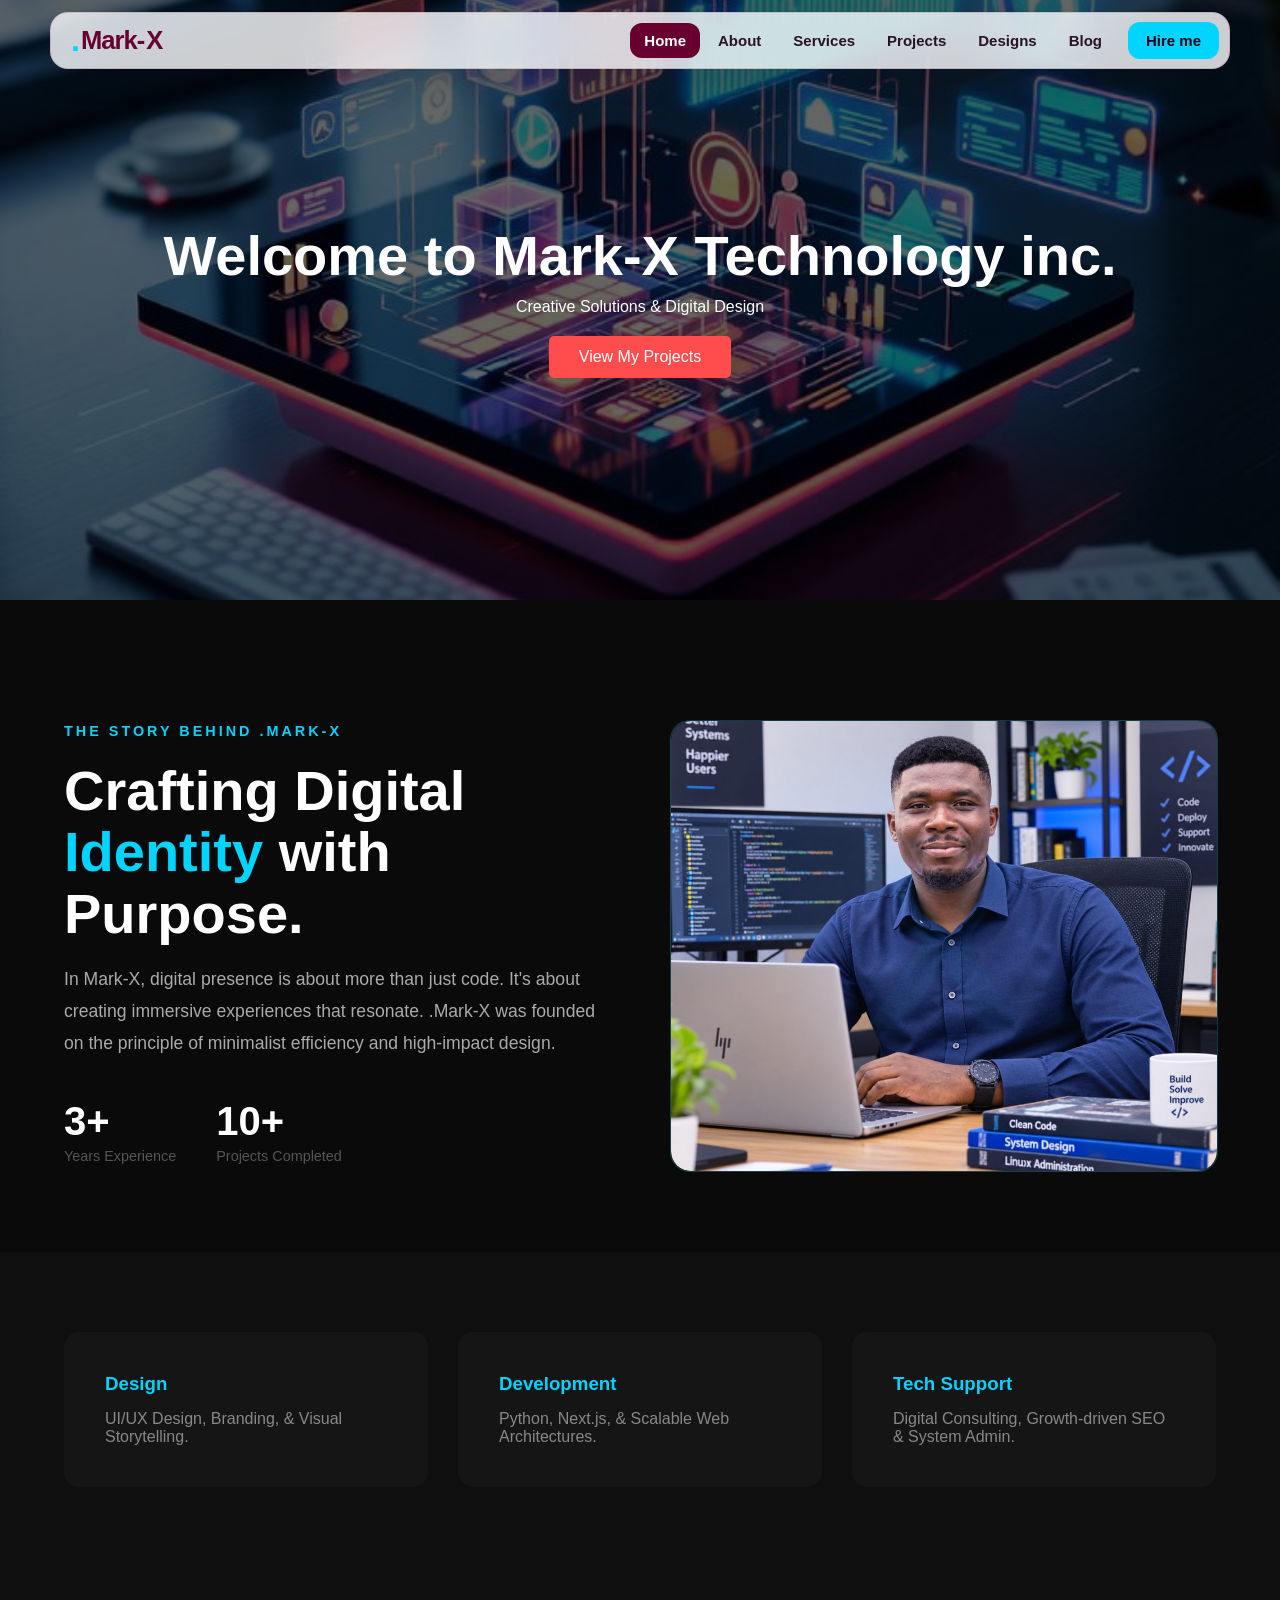
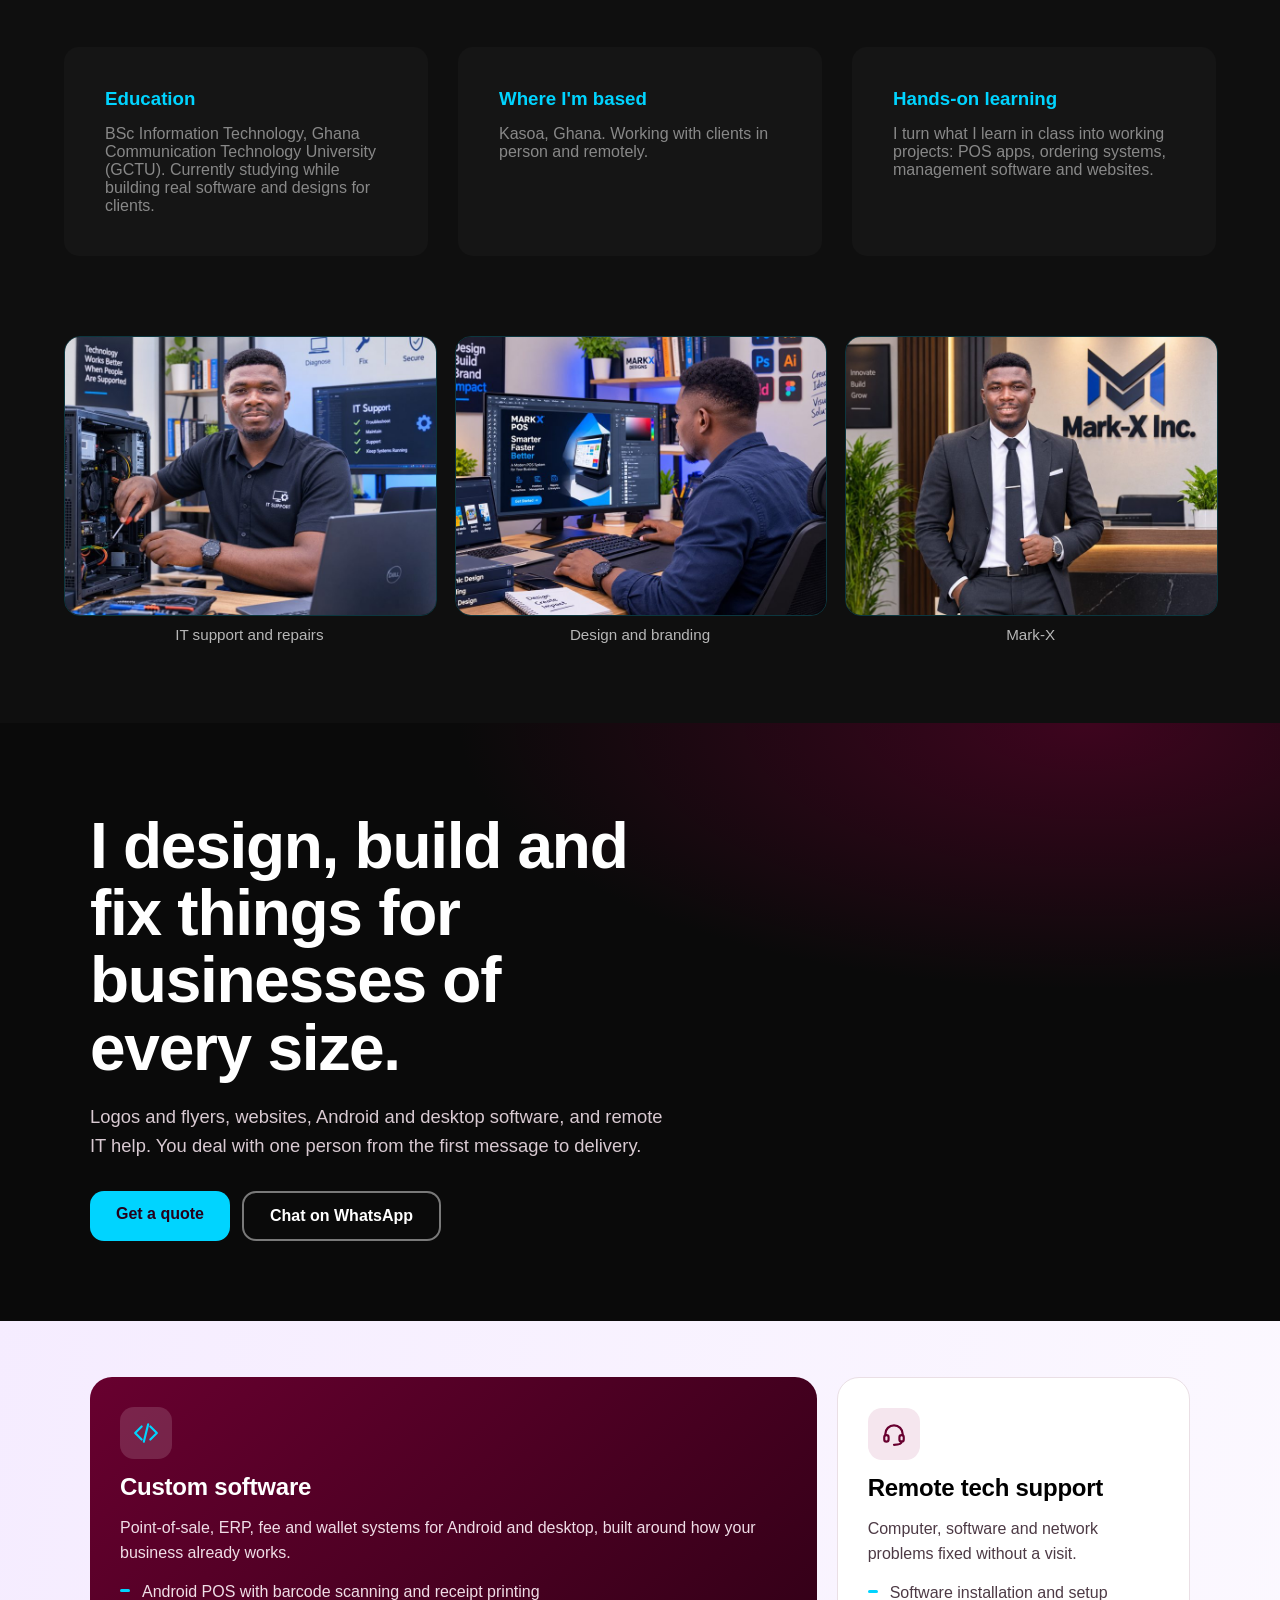
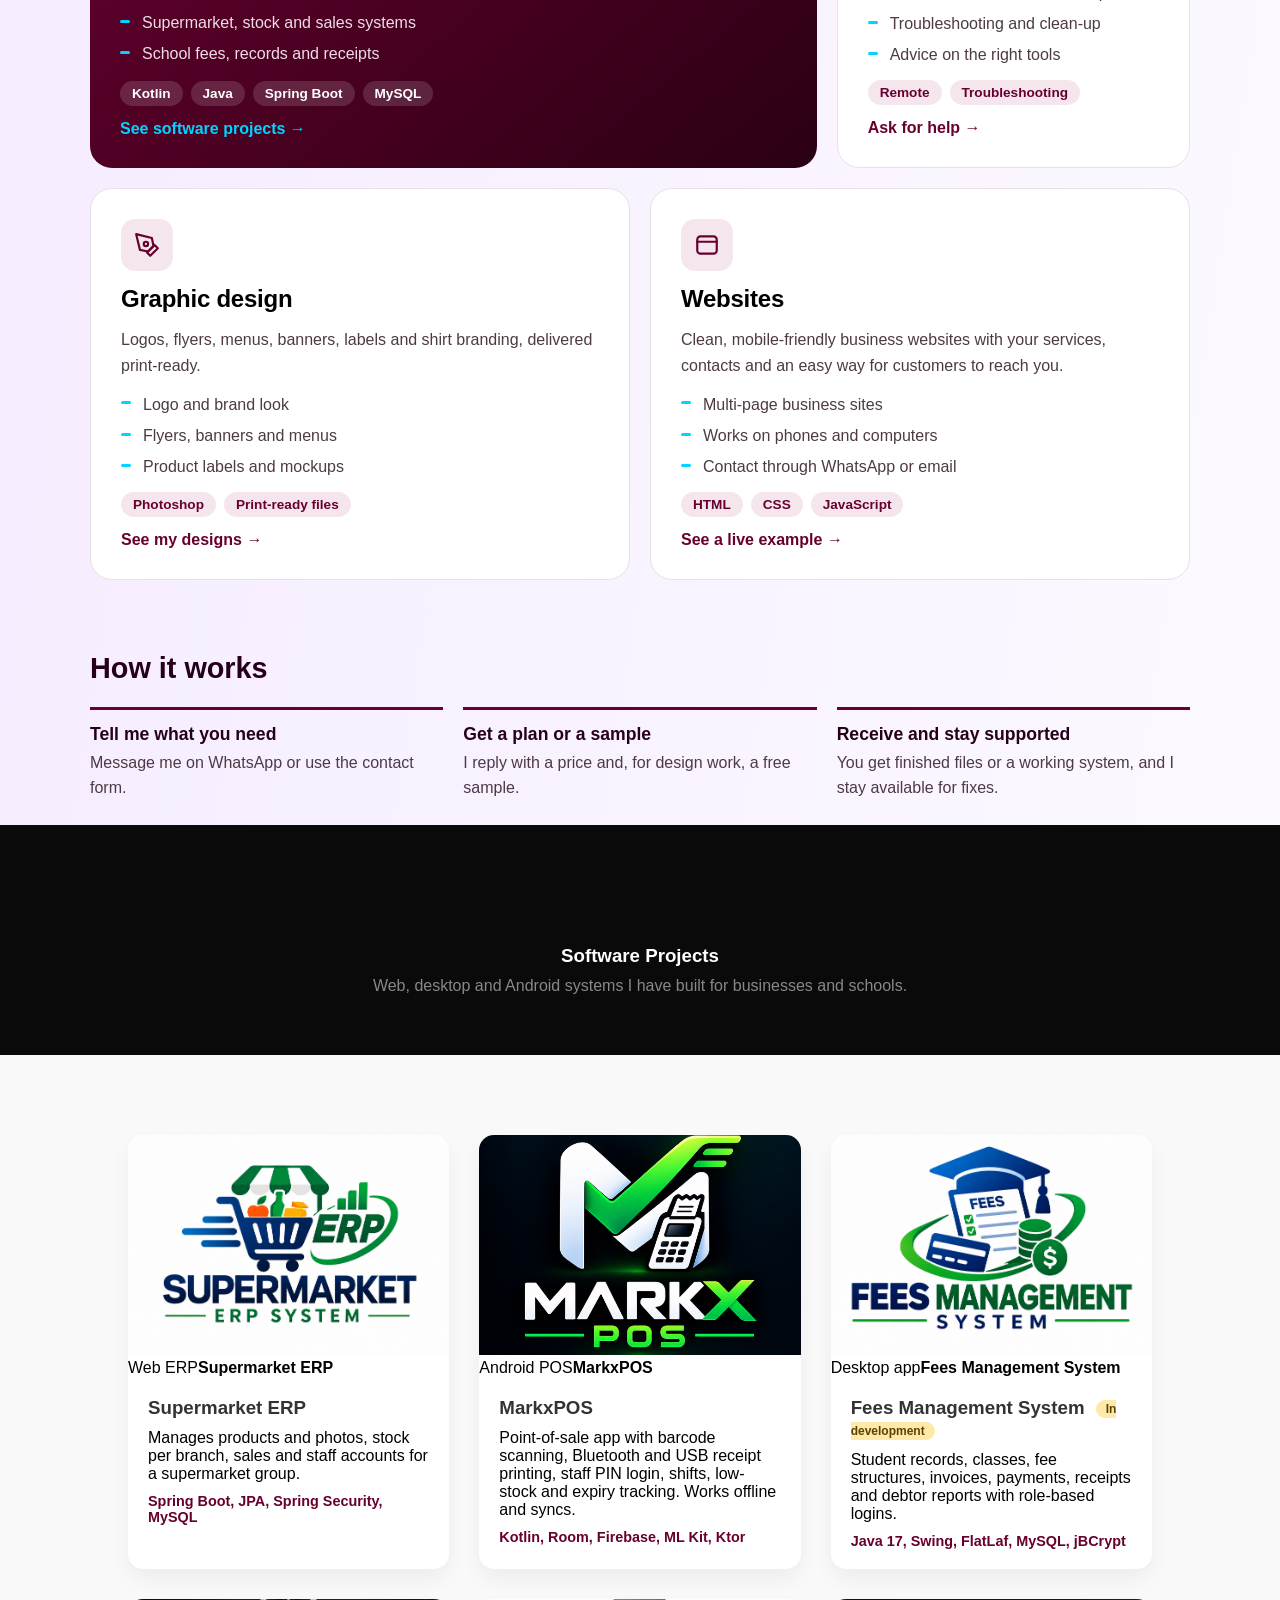
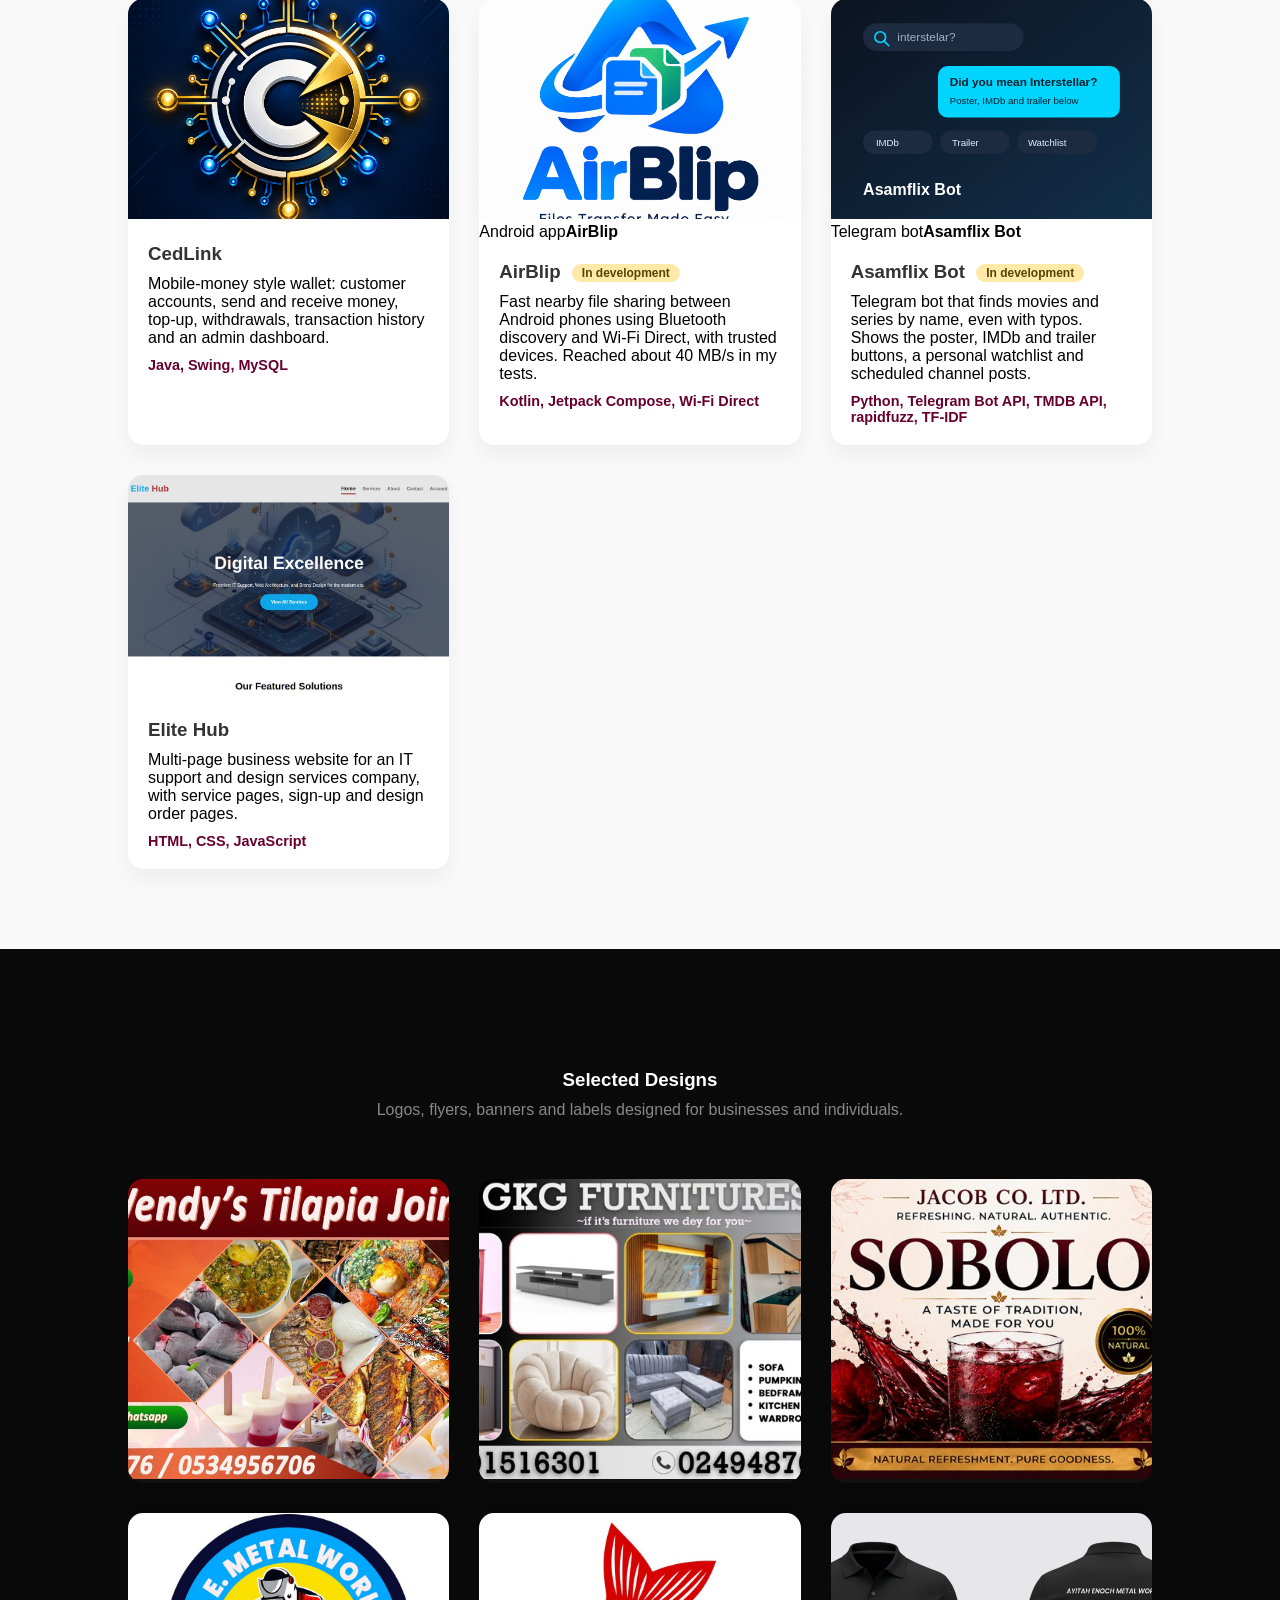
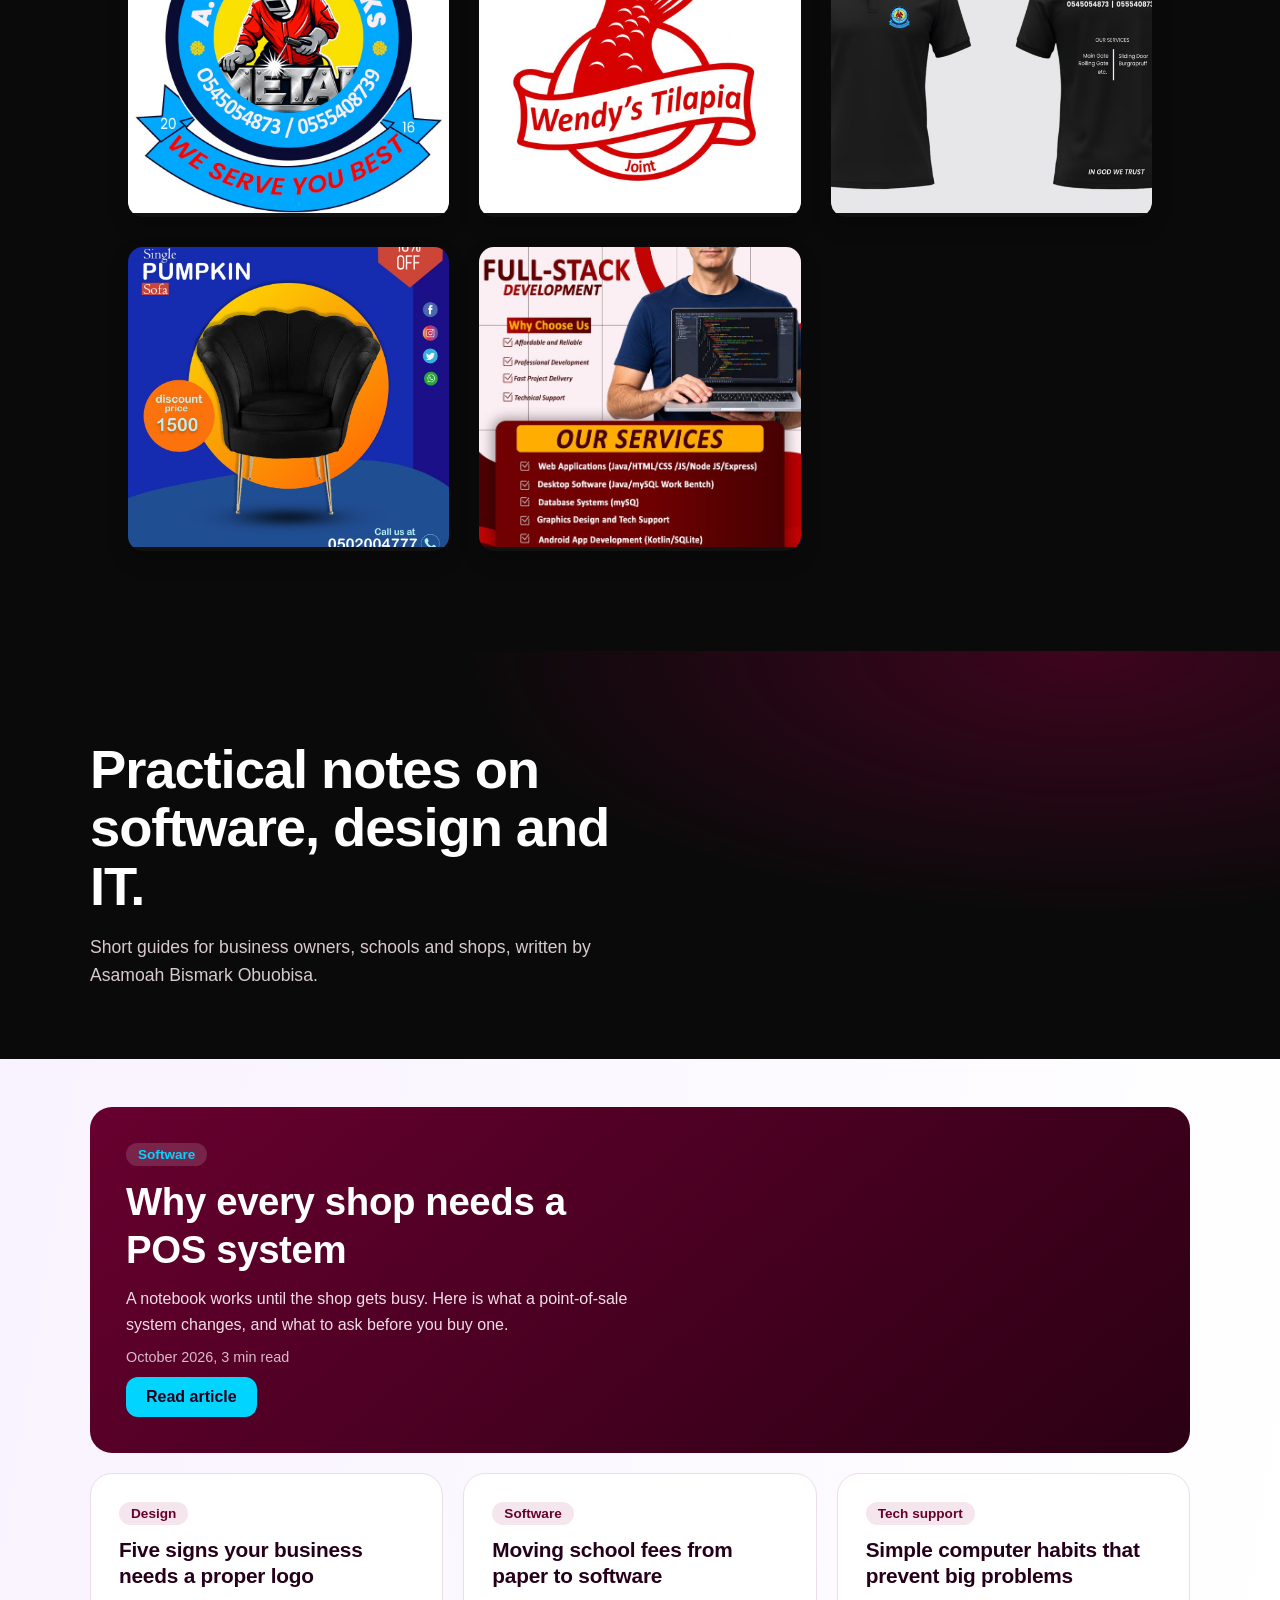
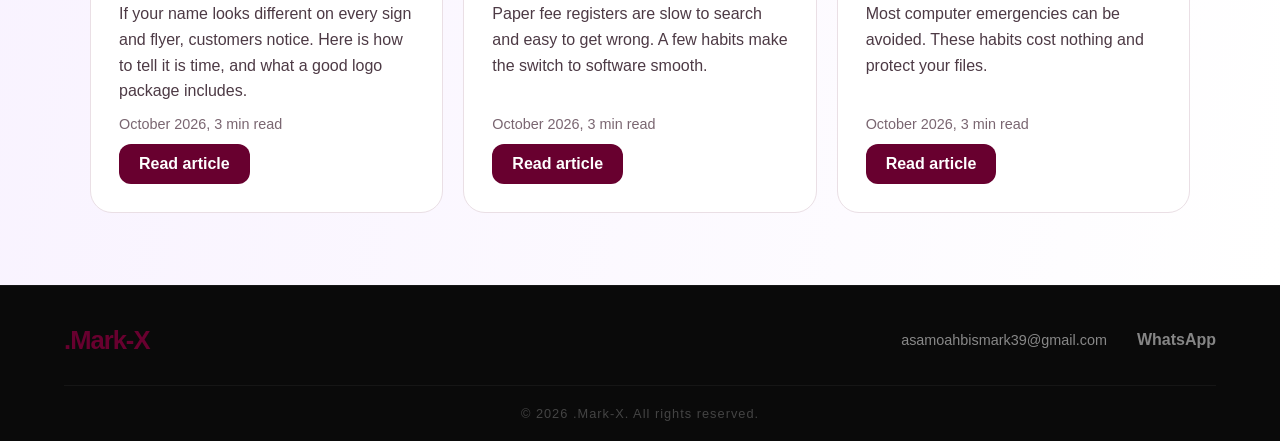
<file: index.html>
<!doctype html>
<html lang="en">
  <head>
    <meta charset="UTF-8" />
    <meta name="viewport" content="width=device-width, initial-scale=1.0" />
    <title>Mark-X | Websites, Software, Design & Tech Support in Ghana</title>
    <meta name="description" content="Mark-X builds websites, apps, software systems and brand designs for businesses of every size, and fixes tech problems. Based in Kasoa, Ghana. Hire me today." />
    <link rel="canonical" href="https://markx.tech/" />
    <meta property="og:type" content="website" />
    <meta property="og:site_name" content="Mark-X" />
    <meta property="og:title" content="Mark-X | Websites, Software, Design & Tech Support in Ghana" />
    <meta property="og:description" content="Mark-X builds websites, apps, software systems and brand designs for businesses of every size, and fixes tech problems. Based in Kasoa, Ghana. Hire me today." />
    <meta property="og:url" content="https://markx.tech/" />

    <link rel="stylesheet" href="style.css" />
    <style>
      /* Photos of Bismark: side by side */
      .photo-section { background: #0f0f0f; padding: 0 5% 80px; }
      .photo-row { display: grid; grid-template-columns: repeat(3, minmax(0, 1fr)); gap: 20px; max-width: 1200px; margin: 0 auto; }
      .photo-row figure { margin: 0; }
      .photo-row img { display: block; width: 100%; aspect-ratio: 4 / 3; object-fit: cover; border-radius: 16px; border: 1px solid rgba(0, 212, 255, 0.2); }
      .photo-row figcaption { margin-top: 10px; text-align: center; font-size: 0.95rem; color: rgba(255, 255, 255, 0.7); }
      @media (max-width: 700px) { .photo-row { grid-template-columns: minmax(0, 1fr); } }
      .about-visual .visual-box { overflow: hidden; }
      .about-visual .visual-box img { width: 100%; height: 100%; object-fit: cover; object-position: center 20%; }
    </style>
  </head>
  <body>
    <header>
      <nav class="navbar">
        <a class="brand" href="#top"
          ><span class="dot">.</span>Mark-<span class="x-mark">X</span></a
        >

        <ul class="ul">
          <li><a class="links active" href="#top">Home</a></li>
          <li><a class="links" href="#about">About</a></li>
          <li><a class="links" href="#services">Services</a></li>
          <li><a class="links" href="#projects">Projects</a></li>
          <li><a class="links" href="#designs">Designs</a></li>
          <li><a class="links" href="#blog">Blog</a></li>
          <li><a class="nav-cta" href="hire.html">Hire me</a></li>
        </ul>

        <button class="hamburger" type="button" aria-label="Open menu" aria-expanded="false"><span></span><span></span><span></span></button>
      </nav>
    </header>

    <main>
      <section class="welcome-image" id="top">
        <div class="hero-text">
          <h2>Welcome to Mark-X Technology inc.</h2>
          <p>Creative Solutions & Digital Design</p>
          <a href="#projects" class="btn-main">View My Projects</a>
        </div>
      </section>

      <section id="about" class="home-sec reveal">
      <section class="about-hero">
        <div class="about-container">
          <div class="about-text">
            <span class="subheading">The Story Behind .Mark-X</span>
            <h1>Crafting Digital <br /><span>Identity</span> with Purpose.</h1>
            <p>
              In Mark-X, digital presence is about more than just code. It's
              about creating immersive experiences that resonate. .Mark-X was
              founded on the principle of minimalist efficiency and high-impact
              design.
            </p>
            <div class="about-stats">
              <div class="stat">
                <span>3+</span>
                <p>Years Experience</p>
              </div>
              <div class="stat">
                <span>10+</span>
                <p>Projects Completed</p>
              </div>
            </div>
          </div>

          <div class="about-visual">
            <div class="visual-box">
              <img src="img/bismark.jpg" alt="Bismark Asamoah, developer and designer at Mark-X" onerror="this.onerror=null;this.src='img/x visuals.jpg'" />
            </div>
          </div>
        </div>
      </section>

      <section class="expertise">
        <div class="expertise-grid">
          <div class="skill-card">
            <h3>Design</h3>
            <p>UI/UX Design, Branding, & Visual Storytelling.</p>
          </div>
          <div class="skill-card">
            <h3>Development</h3>
            <p>Python, Next.js, & Scalable Web Architectures.</p>
          </div>
          <div class="skill-card">
            <h3>Tech Support</h3>
            <p>Digital Consulting, Growth-driven SEO & System Admin.</p>
          </div>
        </div>
      </section>

      <section class="expertise">
        <div class="expertise-grid">
          <div class="skill-card">
            <h3>Education</h3>
            <p>BSc Information Technology, Ghana Communication Technology University (GCTU). Currently studying while building real software and designs for clients.</p>
          </div>
          <div class="skill-card">
            <h3>Where I'm based</h3>
            <p>Kasoa, Ghana. Working with clients in person and remotely.</p>
          </div>
          <div class="skill-card">
            <h3>Hands-on learning</h3>
            <p>I turn what I learn in class into working projects: POS apps, ordering systems, management software and websites.</p>
          </div>
        </div>
      </section>
      <section class="photo-section">
        <div class="photo-row">
        <figure>
          <img src="img/bismark-it-support.jpg" alt="Bismark fixing a computer, IT support" loading="lazy" />
          <figcaption>IT support and repairs</figcaption>
        </figure>
        <figure>
          <img src="img/bismark-design.jpg" alt="Bismark working on a design project" loading="lazy" />
          <figcaption>Design and branding</figcaption>
        </figure>
        <figure>
          <img src="img/bismark-office.jpg" alt="Bismark at the Mark-X office" loading="lazy" />
          <figcaption>Mark-X</figcaption>
        </figure>
        </div>
      </section>

    
      </section>

      <section id="services" class="home-sec reveal">
      <section class="svc-hero">
        <div class="svc-hero-in">
          <h1>I design, build and fix things for businesses of every size.</h1>
          <p>Logos and flyers, websites, Android and desktop software, and remote IT help. You deal with one person from the first message to delivery.</p>
          <div class="svc-btns">
            <a class="svc-btn" href="hire.html">Get a quote</a>
            <a class="svc-btn ghost" href="https://wa.me/233545854976">Chat on WhatsApp</a>
          </div>
        </div>
      </section>

      <div class="svc-wrap">
        <section class="svc-grid" aria-label="Services">
        <article class="svc-card big">
          <div class="svc-ico"><svg viewBox="0 0 24 24" aria-hidden="true"><polyline points="8 6 2 12 8 18"/><polyline points="16 6 22 12 16 18"/><line x1="14" y1="4" x2="10" y2="20"/></svg></div>
          <h2>Custom software</h2>
          <p>Point-of-sale, ERP, fee and wallet systems for Android and desktop, built around how your business already works.</p>
          <ul><li>Android POS with barcode scanning and receipt printing</li><li>Supermarket, stock and sales systems</li><li>School fees, records and receipts</li></ul>
          <div class="svc-chips"><span>Kotlin</span><span>Java</span><span>Spring Boot</span><span>MySQL</span></div>
          <a class="svc-link" href="projects.html">See software projects &rarr;</a>
        </article>
        <article class="svc-card slim">
          <div class="svc-ico"><svg viewBox="0 0 24 24" aria-hidden="true"><path d="M4 13v-1a8 8 0 0 1 16 0v1"/><rect x="3" y="13" width="4" height="6" rx="2"/><rect x="17" y="13" width="4" height="6" rx="2"/><path d="M19 19c0 2-3 3-7 3"/></svg></div>
          <h2>Remote tech support</h2>
          <p>Computer, software and network problems fixed without a visit.</p>
          <ul><li>Software installation and setup</li><li>Troubleshooting and clean-up</li><li>Advice on the right tools</li></ul>
          <div class="svc-chips"><span>Remote</span><span>Troubleshooting</span></div>
          <a class="svc-link" href="hire.html">Ask for help &rarr;</a>
        </article>
        <article class="svc-card ">
          <div class="svc-ico"><svg viewBox="0 0 24 24" aria-hidden="true"><path d="M12 19l7-7 3 3-7 7-3-3z"/><path d="M18 13l-1.5-7.5L2 2l3.5 14.5L13 18l5-5z"/><circle cx="11" cy="11" r="2"/></svg></div>
          <h2>Graphic design</h2>
          <p>Logos, flyers, menus, banners, labels and shirt branding, delivered print-ready.</p>
          <ul><li>Logo and brand look</li><li>Flyers, banners and menus</li><li>Product labels and mockups</li></ul>
          <div class="svc-chips"><span>Photoshop</span><span>Print-ready files</span></div>
          <a class="svc-link" href="designs.html">See my designs &rarr;</a>
        </article>
        <article class="svc-card ">
          <div class="svc-ico"><svg viewBox="0 0 24 24" aria-hidden="true"><rect x="3" y="4" width="18" height="16" rx="3"/><line x1="3" y1="9" x2="21" y2="9"/></svg></div>
          <h2>Websites</h2>
          <p>Clean, mobile-friendly business websites with your services, contacts and an easy way for customers to reach you.</p>
          <ul><li>Multi-page business sites</li><li>Works on phones and computers</li><li>Contact through WhatsApp or email</li></ul>
          <div class="svc-chips"><span>HTML</span><span>CSS</span><span>JavaScript</span></div>
          <a class="svc-link" href="projects.html">See a live example &rarr;</a>
        </article>
        </section>

        <section class="svc-steps" aria-labelledby="how">
          <h2 id="how">How it works</h2>
          <ol>
            <li><b>Tell me what you need</b><span>Message me on WhatsApp or use the contact form.</span></li>
            <li><b>Get a plan or a sample</b><span>I reply with a price and, for design work, a free sample.</span></li>
            <li><b>Receive and stay supported</b><span>You get finished files or a working system, and I stay available for fixes.</span></li>
          </ol>
        </section>
      </div>

    
      </section>

      <section id="projects" class="home-sec reveal">
      <section class="portfolio-header">
        <h1>Software <span>Projects</span></h1>
        <p>Web, desktop and Android systems I have built for businesses and schools.</p>
      </section>

      <section class="portfolio-container">
        <div class="card-grid">
          <div class="card">
            <div class="card-img"><img src="img/Supermarket ERP Logo.png" alt="Supermarket ERP Logo"><span>Web ERP</span><b>Supermarket ERP</b></div>
            <div class="card-content">
              <h3>Supermarket ERP </h3>
              <p>Manages products and photos, stock per branch, sales and staff accounts for a supermarket group.</p>
              <p class="tech">Spring Boot, JPA, Spring Security, MySQL</p>
            </div>
          </div>

          <div class="card">
            <div class="card-img"><img src="img/MARKX POS PayTech Logo.png" alt="MarkxPOS Logo"><span>Android POS</span><b>MarkxPOS</b></div>
            <div class="card-content">
              <h3>MarkxPOS </h3>
              <p>Point-of-sale app with barcode scanning, Bluetooth and USB receipt printing, staff PIN login, shifts, low-stock and expiry tracking. Works offline and syncs.</p>
              <p class="tech">Kotlin, Room, Firebase, ML Kit, Ktor</p>
            </div>
          </div>

          <div class="card">
            <div class="card-img"><img src="img/Fees Management System Logo.png" alt="Fees Management System Logo"><span>Desktop app</span><b>Fees Management System</b></div>
            <div class="card-content">
              <h3>Fees Management System <span class="status">In development</span></h3>
              <p>Student records, classes, fee structures, invoices, payments, receipts and debtor reports with role-based logins.</p>
              <p class="tech">Java 17, Swing, FlatLaf, MySQL, jBCrypt</p>
            </div>
          </div>

          <div class="card">
            <div class="card-img"><img src="img/CedLink.png" alt="CedLink Project">
            </div>
            <div class="card-content">
              <h3>CedLink </h3>
              <p>Mobile-money style wallet: customer accounts, send and receive money, top-up, withdrawals, transaction history and an admin dashboard.</p>
              <p class="tech">Java, Swing, MySQL</p>
            </div>
          </div>

          <div class="card">
            <div class="card-img"><img src="img/AirBlip File Transfer Logo.png" alt="AirBlip Project"><span>Android app</span><b>AirBlip</b></div>
            <div class="card-content">
              <h3>AirBlip <span class="status">In development</span></h3>
              <p>Fast nearby file sharing between Android phones using Bluetooth discovery and Wi-Fi Direct, with trusted devices. Reached about 40 MB/s in my tests.</p>
              <p class="tech">Kotlin, Jetpack Compose, Wi-Fi Direct</p>
            </div>
          </div>

          <div class="card">
            <div class="card-img"><img src="img/asamflix-bot.svg" alt="Asamflix Telegram bot preview"><span>Telegram bot</span><b>Asamflix Bot</b></div>
            <div class="card-content">
              <h3>Asamflix Bot <span class="status">In development</span></h3>
              <p>Telegram bot that finds movies and series by name, even with typos. Shows the poster, IMDb and trailer buttons, a personal watchlist and scheduled channel posts.</p>
              <p class="tech">Python, Telegram Bot API, TMDB API, rapidfuzz, TF-IDF</p>
            </div>
          </div>

          <div class="card">
            <div class="card-img"><img src="img/work/elitehub.jpg" alt="Elite Hub website screenshot" /></div>
            <div class="card-content">
              <h3>Elite Hub </h3>
              <p>Multi-page business website for an IT support and design services company, with service pages, sign-up and design order pages.</p>
              <p class="tech">HTML, CSS, JavaScript</p>
            </div>
          </div>

        </div>
      </section>
    
      </section>

      <section id="designs" class="home-sec reveal">
      <section class="portfolio-header">
        <h1>Selected <span>Designs</span></h1>
        <p>
          Logos, flyers, banners and labels designed for businesses and individuals.
        </p>
      </section>

      <section class="portfolio-grid">
        <div class="project-card">
          <div class="project-media">
            <img src="img/work/wendys-flyer.jpg" alt="Wendy's Tilapia Joint menu flyer" />
            <div class="project-overlay">
              <span class="category">Graphics Design</span>
              <h3>Wendy's Tilapia Joint menu flyer</h3>
            </div>
          </div>
        </div>

        <div class="project-card">
          <div class="project-media">
            <img src="img/work/gkg-banner.jpg" alt="GKG Furnitures shop banner" />
            <div class="project-overlay">
              <span class="category">Graphics Design</span>
              <h3>GKG Furnitures shop banner</h3>
            </div>
          </div>
        </div>

        <div class="project-card">
          <div class="project-media">
            <img src="img/work/sobolo-label.jpg" alt="Sobolo drink label" />
            <div class="project-overlay">
              <span class="category">Graphics Design</span>
              <h3>Sobolo drink label</h3>
            </div>
          </div>
        </div>

        <div class="project-card">
          <div class="project-media">
            <img src="img/work/metalworks-logo.jpg" alt="A.E. Metal Works logo" />
            <div class="project-overlay">
              <span class="category">Branding</span>
              <h3>A.E. Metal Works logo</h3>
            </div>
          </div>
        </div>

        <div class="project-card">
          <div class="project-media">
            <img src="img/work/wendys-logo.jpg" alt="Wendy's Tilapia Joint logo" />
            <div class="project-overlay">
              <span class="category">Branding</span>
              <h3>Wendy's Tilapia Joint logo</h3>
            </div>
          </div>
        </div>

        <div class="project-card">
          <div class="project-media">
            <img src="img/work/metalworks-polo.jpg" alt="A.E. Metal Works polo branding" />
            <div class="project-overlay">
              <span class="category">Branding</span>
              <h3>A.E. Metal Works polo branding</h3>
            </div>
          </div>
        </div>

        <div class="project-card">
          <div class="project-media">
            <img src="img/work/sofa-ad.jpg" alt="Single Pumpkin Sofa promo ad" />
            <div class="project-overlay">
              <span class="category">Graphics Design</span>
              <h3>Single Pumpkin Sofa promo ad</h3>
            </div>
          </div>
        </div>

        <div class="project-card">
          <div class="project-media">
            <img src="img/work/markx-flyer.jpg" alt="Mark-X Inc services flyer" />
            <div class="project-overlay">
              <span class="category">Graphics Design</span>
              <h3>Mark-X Inc services flyer</h3>
            </div>
          </div>
        </div>

      </section>
    
      </section>

      <section id="blog" class="home-sec reveal">
      <section class="b-hero">
        <div class="b-hero-in">
          <h1>Practical notes on software, design and IT.</h1>
          <p>Short guides for business owners, schools and shops, written by Asamoah Bismark Obuobisa.</p>
        </div>
      </section>
      <div class="b-wrap">
        <div class="b-grid">
        <article class="b-post feat">
          <span class="b-cat">Software</span>
          <h2>Why every shop needs a POS system</h2>
          <p class="b-ex">A notebook works until the shop gets busy. Here is what a point-of-sale system changes, and what to ask before you buy one.</p>
          <p class="b-meta">October 2026, 3 min read</p>
          <button class="b-btn" type="button" data-post="p1">Read article</button>
          <div class="b-body" id="p1" hidden>
<p>Counting sales in a notebook works until the shop gets busy. A point-of-sale (POS) system records every sale as it happens, so you stop guessing.</p>
<h3>What it gives you</h3>
<ul><li>Faster checkout, with items scanned or tapped instead of added up by hand.</li><li>Stock that updates by itself, so you know what to reorder.</li><li>Daily and monthly sales reports without adding up receipts at night.</li><li>Fewer mistakes, and a clear record of who sold what.</li></ul>
<h3>What to ask before you buy</h3>
<ul><li>Does it keep working when the internet is down?</li><li>Can it print receipts on the printer you already own?</li><li>Can you export your own data if you ever switch?</li><li>Who do you call when something goes wrong?</li></ul>
<p>A good POS helps you spot small losses that are easy to miss in a notebook.</p>
          </div>
        </article>
        <article class="b-post">
          <span class="b-cat">Design</span>
          <h2>Five signs your business needs a proper logo</h2>
          <p class="b-ex">If your name looks different on every sign and flyer, customers notice. Here is how to tell it is time, and what a good logo package includes.</p>
          <p class="b-meta">October 2026, 3 min read</p>
          <button class="b-btn" type="button" data-post="p2">Read article</button>
          <div class="b-body" id="p2" hidden>
<p>A logo is more than decoration. It is how people recognise you on a signboard, a flyer or a phone screen. You may need a new one if:</p>
<ul><li>Your name is written in a different style on every sign, flyer and post.</li><li>The logo turns blurry when it is printed large.</li><li>It only looks right on a white background.</li><li>Customers cannot tell you apart from the shop next door at a glance.</li><li>You only have a photo of your logo, not the original file.</li></ul>
<h3>What you should receive</h3>
<ul><li>Full-colour, one-colour and reversed (light on dark) versions.</li><li>A PNG with a transparent background for posts and screens.</li><li>A print-ready file for signs, shirts and banners.</li><li>A short note listing your colours and fonts, so everything stays consistent.</li></ul>
          </div>
        </article>
        <article class="b-post">
          <span class="b-cat">Software</span>
          <h2>Moving school fees from paper to software</h2>
          <p class="b-ex">Paper fee registers are slow to search and easy to get wrong. A few habits make the switch to software smooth.</p>
          <p class="b-meta">October 2026, 3 min read</p>
          <button class="b-btn" type="button" data-post="p3">Read article</button>
          <div class="b-body" id="p3" hidden>
<p>Paper registers are hard to search, hard to total, and easy to lose. A fee management system keeps every payment in one place.</p>
<h3>What changes</h3>
<ul><li>Receipts print in seconds with the correct balance.</li><li>You can see who owes, by class and by term.</li><li>Term totals appear without recounting.</li><li>Separate logins mean only the right staff can edit payments.</li></ul>
<h3>Tips for a smooth switch</h3>
<ul><li>Start at the beginning of a term, not in the middle.</li><li>Enter opening balances carefully, and only once.</li><li>Run paper and software side by side for a few weeks.</li><li>Keep backups on a separate drive or cloud account.</li></ul>
          </div>
        </article>
        <article class="b-post">
          <span class="b-cat">Tech support</span>
          <h2>Simple computer habits that prevent big problems</h2>
          <p class="b-ex">Most computer emergencies can be avoided. These habits cost nothing and protect your files.</p>
          <p class="b-meta">October 2026, 3 min read</p>
          <button class="b-btn" type="button" data-post="p4">Read article</button>
          <div class="b-body" id="p4" hidden>
<p>Most computer emergencies are avoidable. These habits cost almost nothing and protect your work.</p>
<ul><li><b>Back up your files.</b> Keep a copy on a separate drive or cloud account, not only on the computer.</li><li><b>Install updates.</b> Windows and your apps fix security problems regularly.</li><li><b>Use strong, different passwords.</b> A password manager makes this easy.</li><li><b>Think before you click.</b> Be careful with email attachments and links from people you do not know.</li><li><b>Avoid cracked software.</b> It is a common way for viruses to get in.</li><li><b>Replace failing hardware early.</b> A slow, noisy hard drive often fails without warning.</li></ul>
<h3>When to ask for help</h3>
<p>If files disappear, the computer restarts on its own, or you see pop-ups you did not expect, stop and get help before you lose more.</p>
          </div>
        </article>
        </div>
      </div>
      <dialog id="post-dialog" class="b-dialog" aria-label="Article">
        <button class="b-close" type="button" aria-label="Close article">&times;</button>
        <div id="post-content"></div>
        <p class="b-cta">Need this for your business? <a href="https://wa.me/233545854976">Message me on WhatsApp</a></p>
      </dialog>
      </section>

    
      </section>
    </main>

    <footer class="small-footer">
      <div class="footer-main">
        <a class="brand" href="#"><span>.</span>Mark-<span>X</span></a>

        <div class="footer-contact">
          <a href="mailto:asamoahbismark39@gmail.com" class="footer-email"
            >asamoahbismark39@gmail.com</a
          >
          <div class="footer-socials">
            <a href="https://wa.me/233545854976">WhatsApp</a>
          </div>
        </div>
      </div>

      <div class="footer-copyright">
        <p>&copy; 2026 .Mark-X. All rights reserved.</p>
      </div>
    </footer>

    <script src="script.js"></script>
  </body>
</html>
</file>
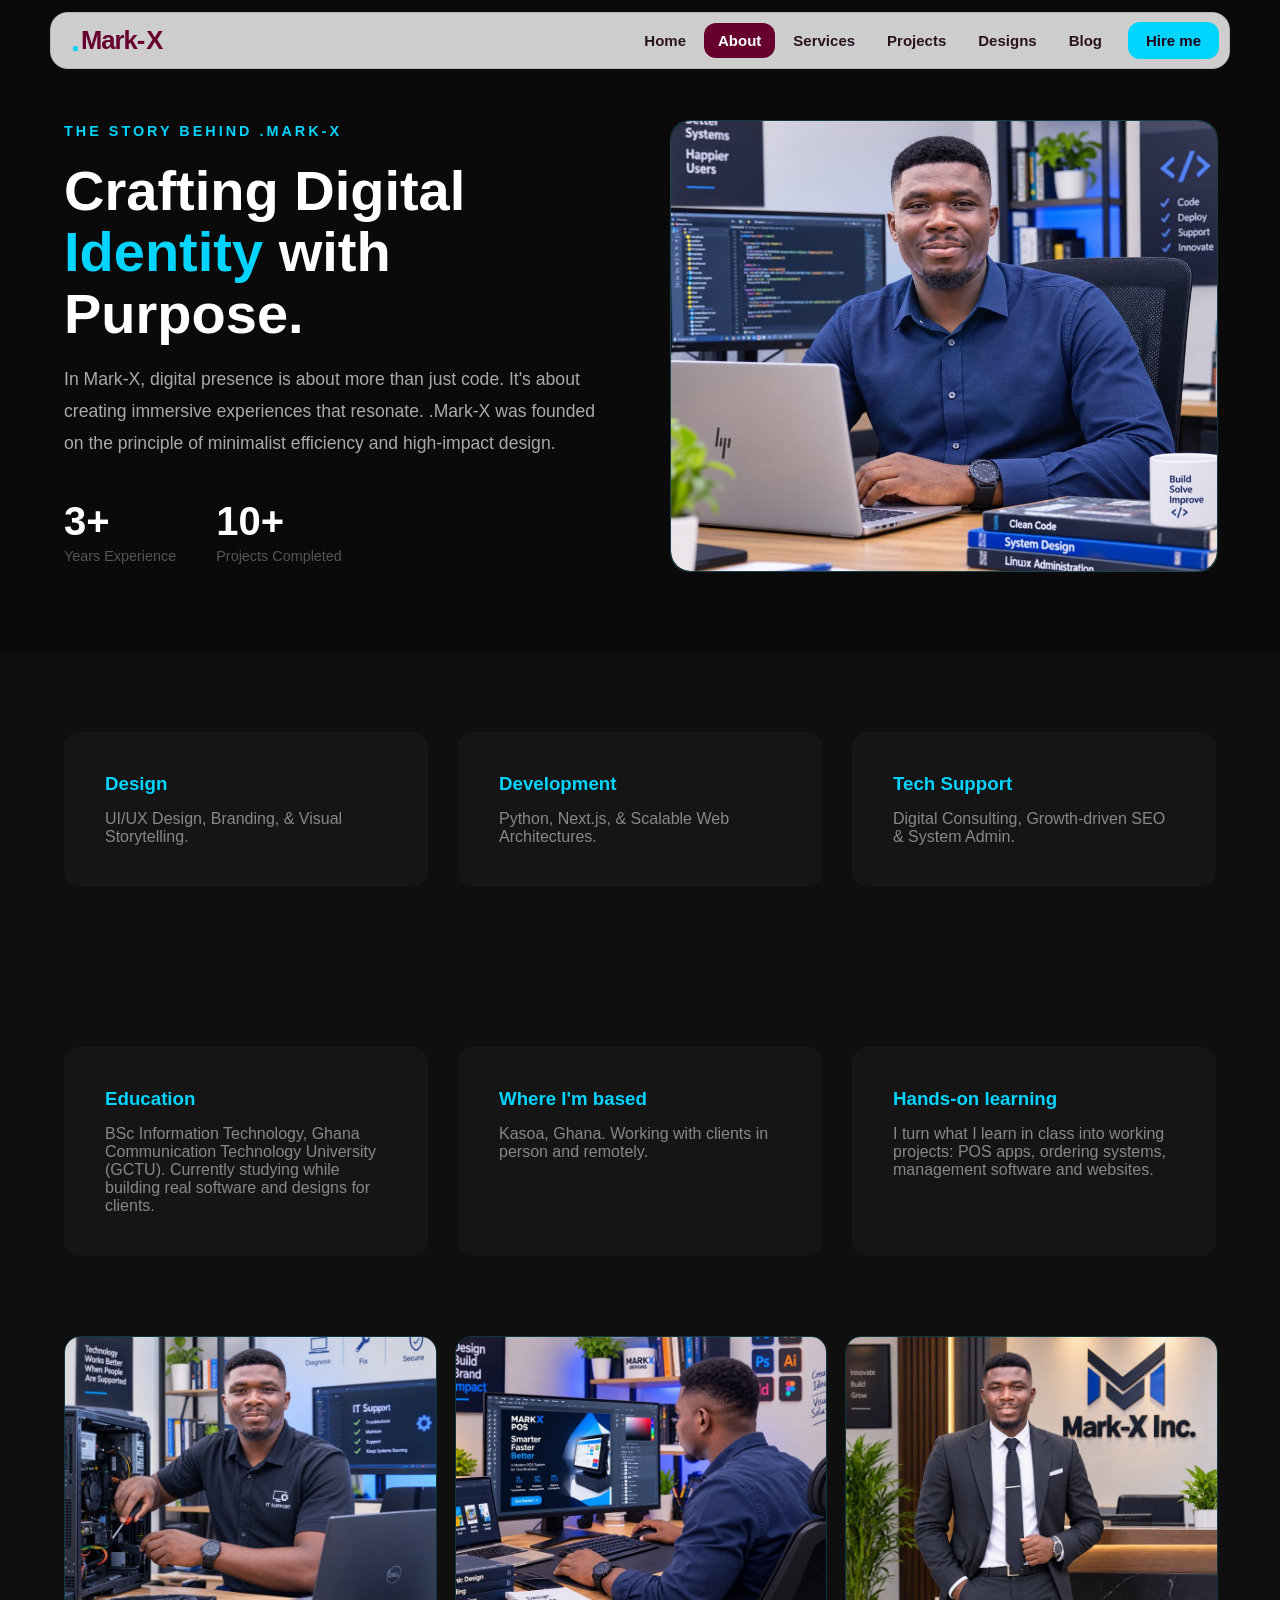
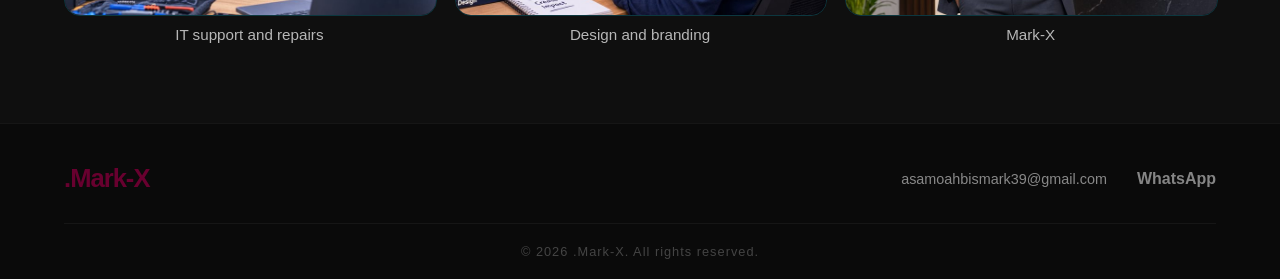
<file: about.html>
<!doctype html>
<html lang="en">
  <head>
    <meta charset="UTF-8" />
    <meta name="viewport" content="width=device-width, initial-scale=1.0" />
    <title>About Mark-X | Developer & Designer in Kasoa, Ghana</title>
    <meta name="description" content="Meet the developer and designer behind Mark-X: an IT student in Kasoa, Ghana, building websites, software and designs that businesses can rely on." />
    <link rel="canonical" href="https://markx.tech/about.html" />
    <meta property="og:type" content="website" />
    <meta property="og:site_name" content="Mark-X" />
    <meta property="og:title" content="About Mark-X | Developer & Designer in Kasoa, Ghana" />
    <meta property="og:description" content="Meet the developer and designer behind Mark-X: an IT student in Kasoa, Ghana, building websites, software and designs that businesses can rely on." />
    <meta property="og:url" content="https://markx.tech/about.html" />

    <link rel="stylesheet" href="style.css" />
    <style>
      /* Photos of Bismark: side by side */
      .photo-section { background: #0f0f0f; padding: 0 5% 80px; }
      .photo-row { display: grid; grid-template-columns: repeat(3, minmax(0, 1fr)); gap: 20px; max-width: 1200px; margin: 0 auto; }
      .photo-row figure { margin: 0; }
      .photo-row img { display: block; width: 100%; aspect-ratio: 4 / 3; object-fit: cover; border-radius: 16px; border: 1px solid rgba(0, 212, 255, 0.2); }
      .photo-row figcaption { margin-top: 10px; text-align: center; font-size: 0.95rem; color: rgba(255, 255, 255, 0.7); }
      @media (max-width: 700px) { .photo-row { grid-template-columns: minmax(0, 1fr); } }
      .about-visual .visual-box { overflow: hidden; }
      .about-visual .visual-box img { width: 100%; height: 100%; object-fit: cover; object-position: center 20%; }
    </style>
  </head>
  <body>
    <header>
      <nav class="navbar">
        <a class="brand" href="index.html"
          ><span class="dot">.</span>Mark-<span class="x-mark">X</span></a
        >

        <ul class="ul">
          <li><a class="links" href="index.html">Home</a></li>
          <li><a class="links active" href="about.html">About</a></li>
          <li><a class="links" href="services.html">Services</a></li>
          <li><a class="links" href="projects.html">Projects</a></li>
          <li><a class="links" href="designs.html">Designs</a></li>
          <li><a class="links" href="blog.html">Blog</a></li>
          <li><a class="nav-cta" href="hire.html">Hire me</a></li>
        </ul>

        <button class="hamburger" type="button" aria-label="Open menu" aria-expanded="false"><span></span><span></span><span></span></button>
      </nav>
    </header>

    <main class="main">
      <section class="about-hero">
        <div class="about-container">
          <div class="about-text">
            <span class="subheading">The Story Behind .Mark-X</span>
            <h1>Crafting Digital <br /><span>Identity</span> with Purpose.</h1>
            <p>
              In Mark-X, digital presence is about more than just code. It's
              about creating immersive experiences that resonate. .Mark-X was
              founded on the principle of minimalist efficiency and high-impact
              design.
            </p>
            <div class="about-stats">
              <div class="stat">
                <span>3+</span>
                <p>Years Experience</p>
              </div>
              <div class="stat">
                <span>10+</span>
                <p>Projects Completed</p>
              </div>
            </div>
          </div>

          <div class="about-visual">
            <div class="visual-box">
              <img src="img/bismark.jpg" alt="Bismark Asamoah, developer and designer at Mark-X" onerror="this.onerror=null;this.src='img/x visuals.jpg'" />
            </div>
          </div>
        </div>
      </section>

      <section class="expertise">
        <div class="expertise-grid">
          <div class="skill-card">
            <h3>Design</h3>
            <p>UI/UX Design, Branding, & Visual Storytelling.</p>
          </div>
          <div class="skill-card">
            <h3>Development</h3>
            <p>Python, Next.js, & Scalable Web Architectures.</p>
          </div>
          <div class="skill-card">
            <h3>Tech Support</h3>
            <p>Digital Consulting, Growth-driven SEO & System Admin.</p>
          </div>
        </div>
      </section>

      <section class="expertise">
        <div class="expertise-grid">
          <div class="skill-card">
            <h3>Education</h3>
            <p>BSc Information Technology, Ghana Communication Technology University (GCTU). Currently studying while building real software and designs for clients.</p>
          </div>
          <div class="skill-card">
            <h3>Where I'm based</h3>
            <p>Kasoa, Ghana. Working with clients in person and remotely.</p>
          </div>
          <div class="skill-card">
            <h3>Hands-on learning</h3>
            <p>I turn what I learn in class into working projects: POS apps, ordering systems, management software and websites.</p>
          </div>
        </div>
      </section>
      <section class="photo-section">
        <div class="photo-row">
        <figure>
          <img src="img/bismark-it-support.jpg" alt="Bismark fixing a computer, IT support" loading="lazy" />
          <figcaption>IT support and repairs</figcaption>
        </figure>
        <figure>
          <img src="img/bismark-design.jpg" alt="Bismark working on a design project" loading="lazy" />
          <figcaption>Design and branding</figcaption>
        </figure>
        <figure>
          <img src="img/bismark-office.jpg" alt="Bismark at the Mark-X office" loading="lazy" />
          <figcaption>Mark-X</figcaption>
        </figure>
        </div>
      </section>
    </main>

    <footer class="small-footer">
      <div class="footer-main">
        <a class="brand" href="#"><span>.</span>Mark-<span>X</span></a>

        <div class="footer-contact">
          <a href="mailto:asamoahbismark39@gmail.com" class="footer-email"
            >asamoahbismark39@gmail.com</a
          >
          <div class="footer-socials">
            <a href="https://wa.me/233545854976">WhatsApp</a>
          </div>
        </div>
      </div>

      <div class="footer-copyright">
        <p>&copy; 2026 .Mark-X. All rights reserved.</p>
      </div>
    </footer>

    <script src="script.js"></script>
  </body>
</html>
</file>
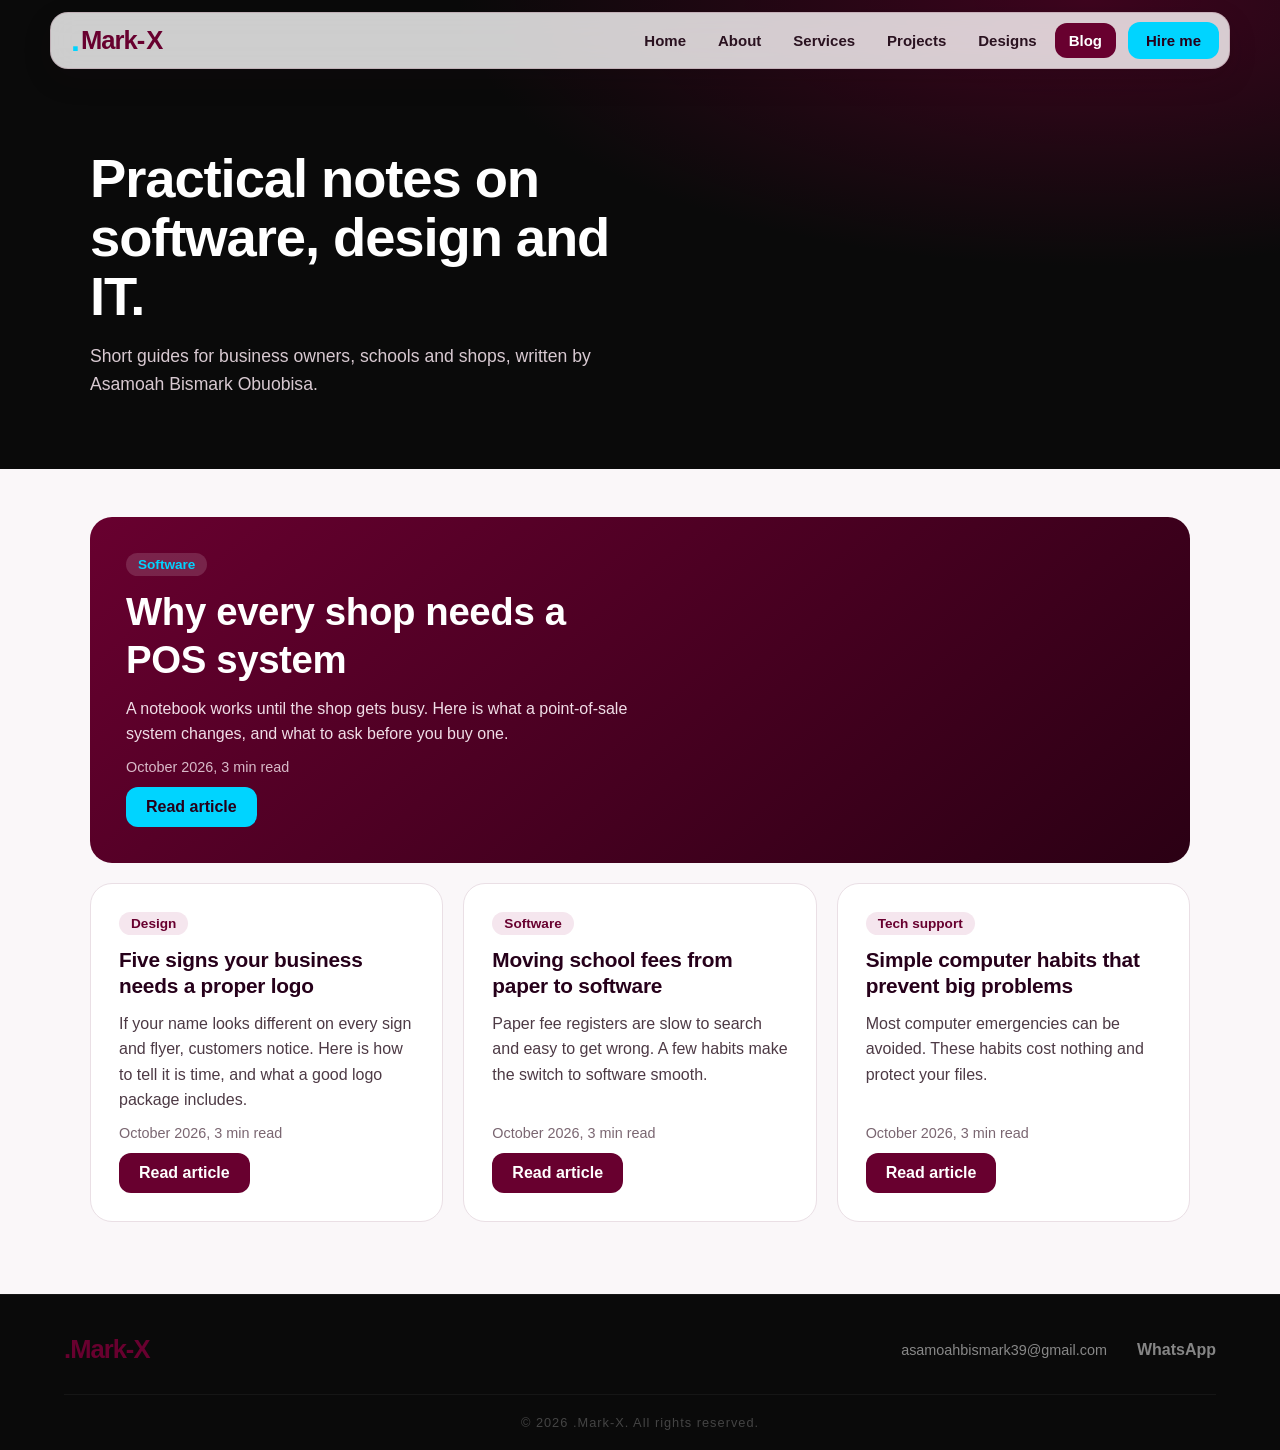
<file: blog.html>
<!doctype html>
<html lang="en">
  <head>
    <meta charset="UTF-8" />
    <meta name="viewport" content="width=device-width, initial-scale=1.0" />
    <title>Blog | Practical Notes on Software, Design & IT | Mark-X</title>
    <meta name="description" content="Practical notes on software, design and IT from Mark-X, for business owners and learners." />
    <link rel="canonical" href="https://markx.tech/blog.html" />
    <meta property="og:type" content="website" />
    <meta property="og:site_name" content="Mark-X" />
    <meta property="og:title" content="Blog | Practical Notes on Software, Design & IT | Mark-X" />
    <meta property="og:description" content="Practical notes on software, design and IT from Mark-X, for business owners and learners." />
    <meta property="og:url" content="https://markx.tech/blog.html" />

    <link rel="stylesheet" href="style.css" />
  </head>
  <body>
    <header>
      <nav class="navbar">
        <a class="brand" href="index.html"
          ><span class="dot">.</span>Mark-<span class="x-mark">X</span></a
        >

        <ul class="ul">
          <li><a class="links" href="index.html">Home</a></li>
          <li><a class="links" href="about.html">About</a></li>
          <li><a class="links" href="services.html">Services</a></li>
          <li><a class="links" href="projects.html">Projects</a></li>
          <li><a class="links" href="designs.html">Designs</a></li>
          <li><a class="links active" href="blog.html">Blog</a></li>
          <li><a class="nav-cta" href="hire.html">Hire me</a></li>
        </ul>

        <button class="hamburger" type="button" aria-label="Open menu" aria-expanded="false"><span></span><span></span><span></span></button>
      </nav>
    </header>

    <main class="b-main">
      <section class="b-hero">
        <div class="b-hero-in">
          <h1>Practical notes on software, design and IT.</h1>
          <p>Short guides for business owners, schools and shops, written by Asamoah Bismark Obuobisa.</p>
        </div>
      </section>
      <div class="b-wrap">
        <div class="b-grid">
        <article class="b-post feat">
          <span class="b-cat">Software</span>
          <h2>Why every shop needs a POS system</h2>
          <p class="b-ex">A notebook works until the shop gets busy. Here is what a point-of-sale system changes, and what to ask before you buy one.</p>
          <p class="b-meta">October 2026, 3 min read</p>
          <button class="b-btn" type="button" data-post="p1">Read article</button>
          <div class="b-body" id="p1" hidden>
<p>Counting sales in a notebook works until the shop gets busy. A point-of-sale (POS) system records every sale as it happens, so you stop guessing.</p>
<h3>What it gives you</h3>
<ul><li>Faster checkout, with items scanned or tapped instead of added up by hand.</li><li>Stock that updates by itself, so you know what to reorder.</li><li>Daily and monthly sales reports without adding up receipts at night.</li><li>Fewer mistakes, and a clear record of who sold what.</li></ul>
<h3>What to ask before you buy</h3>
<ul><li>Does it keep working when the internet is down?</li><li>Can it print receipts on the printer you already own?</li><li>Can you export your own data if you ever switch?</li><li>Who do you call when something goes wrong?</li></ul>
<p>A good POS helps you spot small losses that are easy to miss in a notebook.</p>
          </div>
        </article>
        <article class="b-post">
          <span class="b-cat">Design</span>
          <h2>Five signs your business needs a proper logo</h2>
          <p class="b-ex">If your name looks different on every sign and flyer, customers notice. Here is how to tell it is time, and what a good logo package includes.</p>
          <p class="b-meta">October 2026, 3 min read</p>
          <button class="b-btn" type="button" data-post="p2">Read article</button>
          <div class="b-body" id="p2" hidden>
<p>A logo is more than decoration. It is how people recognise you on a signboard, a flyer or a phone screen. You may need a new one if:</p>
<ul><li>Your name is written in a different style on every sign, flyer and post.</li><li>The logo turns blurry when it is printed large.</li><li>It only looks right on a white background.</li><li>Customers cannot tell you apart from the shop next door at a glance.</li><li>You only have a photo of your logo, not the original file.</li></ul>
<h3>What you should receive</h3>
<ul><li>Full-colour, one-colour and reversed (light on dark) versions.</li><li>A PNG with a transparent background for posts and screens.</li><li>A print-ready file for signs, shirts and banners.</li><li>A short note listing your colours and fonts, so everything stays consistent.</li></ul>
          </div>
        </article>
        <article class="b-post">
          <span class="b-cat">Software</span>
          <h2>Moving school fees from paper to software</h2>
          <p class="b-ex">Paper fee registers are slow to search and easy to get wrong. A few habits make the switch to software smooth.</p>
          <p class="b-meta">October 2026, 3 min read</p>
          <button class="b-btn" type="button" data-post="p3">Read article</button>
          <div class="b-body" id="p3" hidden>
<p>Paper registers are hard to search, hard to total, and easy to lose. A fee management system keeps every payment in one place.</p>
<h3>What changes</h3>
<ul><li>Receipts print in seconds with the correct balance.</li><li>You can see who owes, by class and by term.</li><li>Term totals appear without recounting.</li><li>Separate logins mean only the right staff can edit payments.</li></ul>
<h3>Tips for a smooth switch</h3>
<ul><li>Start at the beginning of a term, not in the middle.</li><li>Enter opening balances carefully, and only once.</li><li>Run paper and software side by side for a few weeks.</li><li>Keep backups on a separate drive or cloud account.</li></ul>
          </div>
        </article>
        <article class="b-post">
          <span class="b-cat">Tech support</span>
          <h2>Simple computer habits that prevent big problems</h2>
          <p class="b-ex">Most computer emergencies can be avoided. These habits cost nothing and protect your files.</p>
          <p class="b-meta">October 2026, 3 min read</p>
          <button class="b-btn" type="button" data-post="p4">Read article</button>
          <div class="b-body" id="p4" hidden>
<p>Most computer emergencies are avoidable. These habits cost almost nothing and protect your work.</p>
<ul><li><b>Back up your files.</b> Keep a copy on a separate drive or cloud account, not only on the computer.</li><li><b>Install updates.</b> Windows and your apps fix security problems regularly.</li><li><b>Use strong, different passwords.</b> A password manager makes this easy.</li><li><b>Think before you click.</b> Be careful with email attachments and links from people you do not know.</li><li><b>Avoid cracked software.</b> It is a common way for viruses to get in.</li><li><b>Replace failing hardware early.</b> A slow, noisy hard drive often fails without warning.</li></ul>
<h3>When to ask for help</h3>
<p>If files disappear, the computer restarts on its own, or you see pop-ups you did not expect, stop and get help before you lose more.</p>
          </div>
        </article>
        </div>
      </div>
      <dialog id="post-dialog" class="b-dialog" aria-label="Article">
        <button class="b-close" type="button" aria-label="Close article">&times;</button>
        <div id="post-content"></div>
        <p class="b-cta">Need this for your business? <a href="https://wa.me/233545854976">Message me on WhatsApp</a></p>
      </dialog>
    </main>

    <footer class="small-footer">
      <div class="footer-main">
        <a class="brand" href="#"><span>.</span>Mark-<span>X</span></a>

        <div class="footer-contact">
          <a href="mailto:asamoahbismark39@gmail.com" class="footer-email"
            >asamoahbismark39@gmail.com</a
          >
          <div class="footer-socials">
            <a href="https://wa.me/233545854976">WhatsApp</a>
          </div>
        </div>
      </div>

      <div class="footer-copyright">
        <p>&copy; 2026 .Mark-X. All rights reserved.</p>
      </div>
    </footer>

    <script src="script.js"></script>
  </body>
</html>
</file>
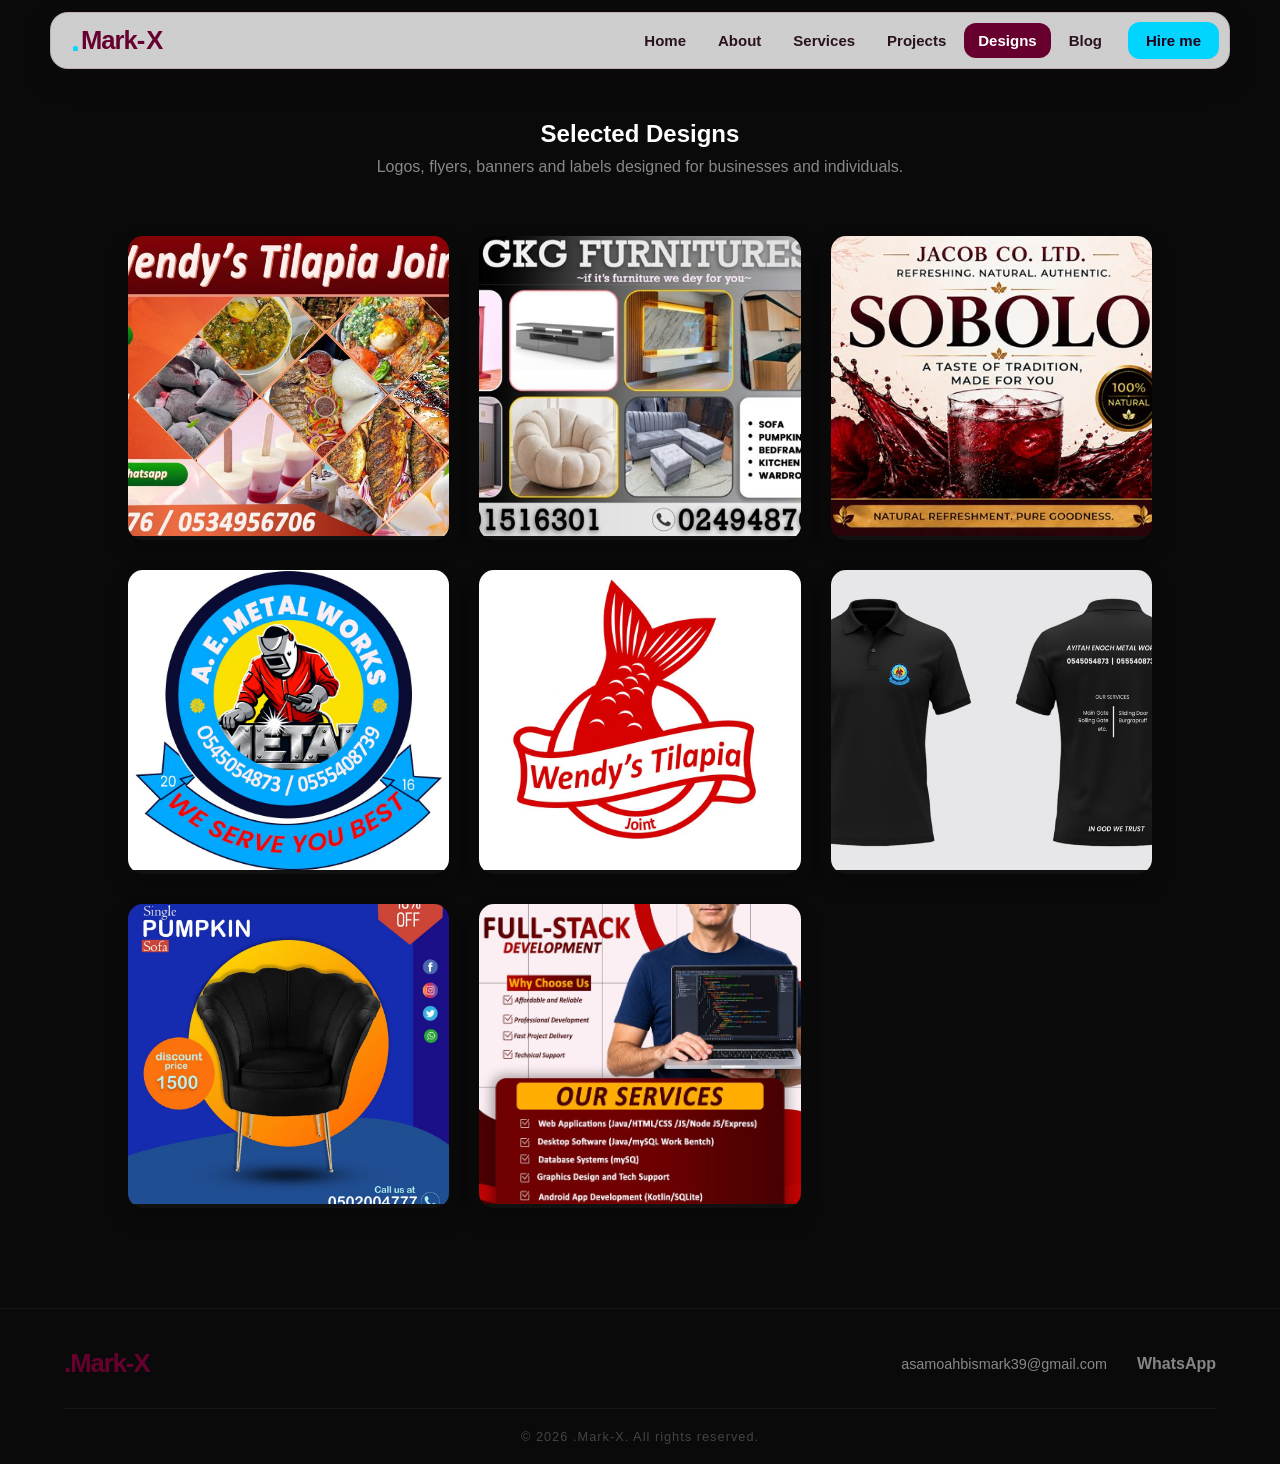
<file: designs.html>
<!doctype html>
<html lang="en">
  <head>
    <meta charset="UTF-8" />
    <meta name="viewport" content="width=device-width, initial-scale=1.0" />
    <title>Designs | Logos, Branding & Graphics | Mark-X</title>
    <meta name="description" content="Selected graphic design work by Mark-X: logos, branding, flyers and social media designs for businesses." />
    <link rel="canonical" href="https://markx.tech/designs.html" />
    <meta property="og:type" content="website" />
    <meta property="og:site_name" content="Mark-X" />
    <meta property="og:title" content="Designs | Logos, Branding & Graphics | Mark-X" />
    <meta property="og:description" content="Selected graphic design work by Mark-X: logos, branding, flyers and social media designs for businesses." />
    <meta property="og:url" content="https://markx.tech/designs.html" />

    <link rel="stylesheet" href="style.css" />
  </head>
  <body>
    <header>
      <nav class="navbar">
        <a class="brand" href="index.html"
          ><span class="dot">.</span>Mark-<span class="x-mark">X</span></a
        >

        <ul class="ul">
          <li><a class="links" href="index.html">Home</a></li>
          <li><a class="links" href="about.html">About</a></li>
          <li><a class="links" href="services.html">Services</a></li>
          <li><a class="links" href="projects.html">Projects</a></li>
          <li><a class="links active" href="designs.html">Designs</a></li>
          <li><a class="links" href="blog.html">Blog</a></li>
          <li><a class="nav-cta" href="hire.html">Hire me</a></li>
        </ul>

        <button class="hamburger" type="button" aria-label="Open menu" aria-expanded="false"><span></span><span></span><span></span></button>
      </nav>
    </header>
    <main class="main">
      <section class="portfolio-header">
        <h1>Selected <span>Designs</span></h1>
        <p>
          Logos, flyers, banners and labels designed for businesses and individuals.
        </p>
      </section>

      <section class="portfolio-grid">
        <div class="project-card">
          <div class="project-media">
            <img src="img/work/wendys-flyer.jpg" alt="Wendy's Tilapia Joint menu flyer" />
            <div class="project-overlay">
              <span class="category">Graphics Design</span>
              <h3>Wendy's Tilapia Joint menu flyer</h3>
            </div>
          </div>
        </div>

        <div class="project-card">
          <div class="project-media">
            <img src="img/work/gkg-banner.jpg" alt="GKG Furnitures shop banner" />
            <div class="project-overlay">
              <span class="category">Graphics Design</span>
              <h3>GKG Furnitures shop banner</h3>
            </div>
          </div>
        </div>

        <div class="project-card">
          <div class="project-media">
            <img src="img/work/sobolo-label.jpg" alt="Sobolo drink label" />
            <div class="project-overlay">
              <span class="category">Graphics Design</span>
              <h3>Sobolo drink label</h3>
            </div>
          </div>
        </div>

        <div class="project-card">
          <div class="project-media">
            <img src="img/work/metalworks-logo.jpg" alt="A.E. Metal Works logo" />
            <div class="project-overlay">
              <span class="category">Branding</span>
              <h3>A.E. Metal Works logo</h3>
            </div>
          </div>
        </div>

        <div class="project-card">
          <div class="project-media">
            <img src="img/work/wendys-logo.jpg" alt="Wendy's Tilapia Joint logo" />
            <div class="project-overlay">
              <span class="category">Branding</span>
              <h3>Wendy's Tilapia Joint logo</h3>
            </div>
          </div>
        </div>

        <div class="project-card">
          <div class="project-media">
            <img src="img/work/metalworks-polo.jpg" alt="A.E. Metal Works polo branding" />
            <div class="project-overlay">
              <span class="category">Branding</span>
              <h3>A.E. Metal Works polo branding</h3>
            </div>
          </div>
        </div>

        <div class="project-card">
          <div class="project-media">
            <img src="img/work/sofa-ad.jpg" alt="Single Pumpkin Sofa promo ad" />
            <div class="project-overlay">
              <span class="category">Graphics Design</span>
              <h3>Single Pumpkin Sofa promo ad</h3>
            </div>
          </div>
        </div>

        <div class="project-card">
          <div class="project-media">
            <img src="img/work/markx-flyer.jpg" alt="Mark-X Inc services flyer" />
            <div class="project-overlay">
              <span class="category">Graphics Design</span>
              <h3>Mark-X Inc services flyer</h3>
            </div>
          </div>
        </div>

      </section>
    </main>

    <footer class="small-footer">
      <div class="footer-main">
        <a class="brand" href="#"><span>.</span>Mark-<span>X</span></a>

        <div class="footer-contact">
          <a href="mailto:asamoahbismark39@gmail.com" class="footer-email"
            >asamoahbismark39@gmail.com</a
          >
          <div class="footer-socials">
            <a href="https://wa.me/233545854976">WhatsApp</a>
          </div>
        </div>
      </div>

      <div class="footer-copyright">
        <p>&copy; 2026 .Mark-X. All rights reserved.</p>
      </div>
    </footer>

    <script src="script.js"></script>
  </body>
</html>
</file>
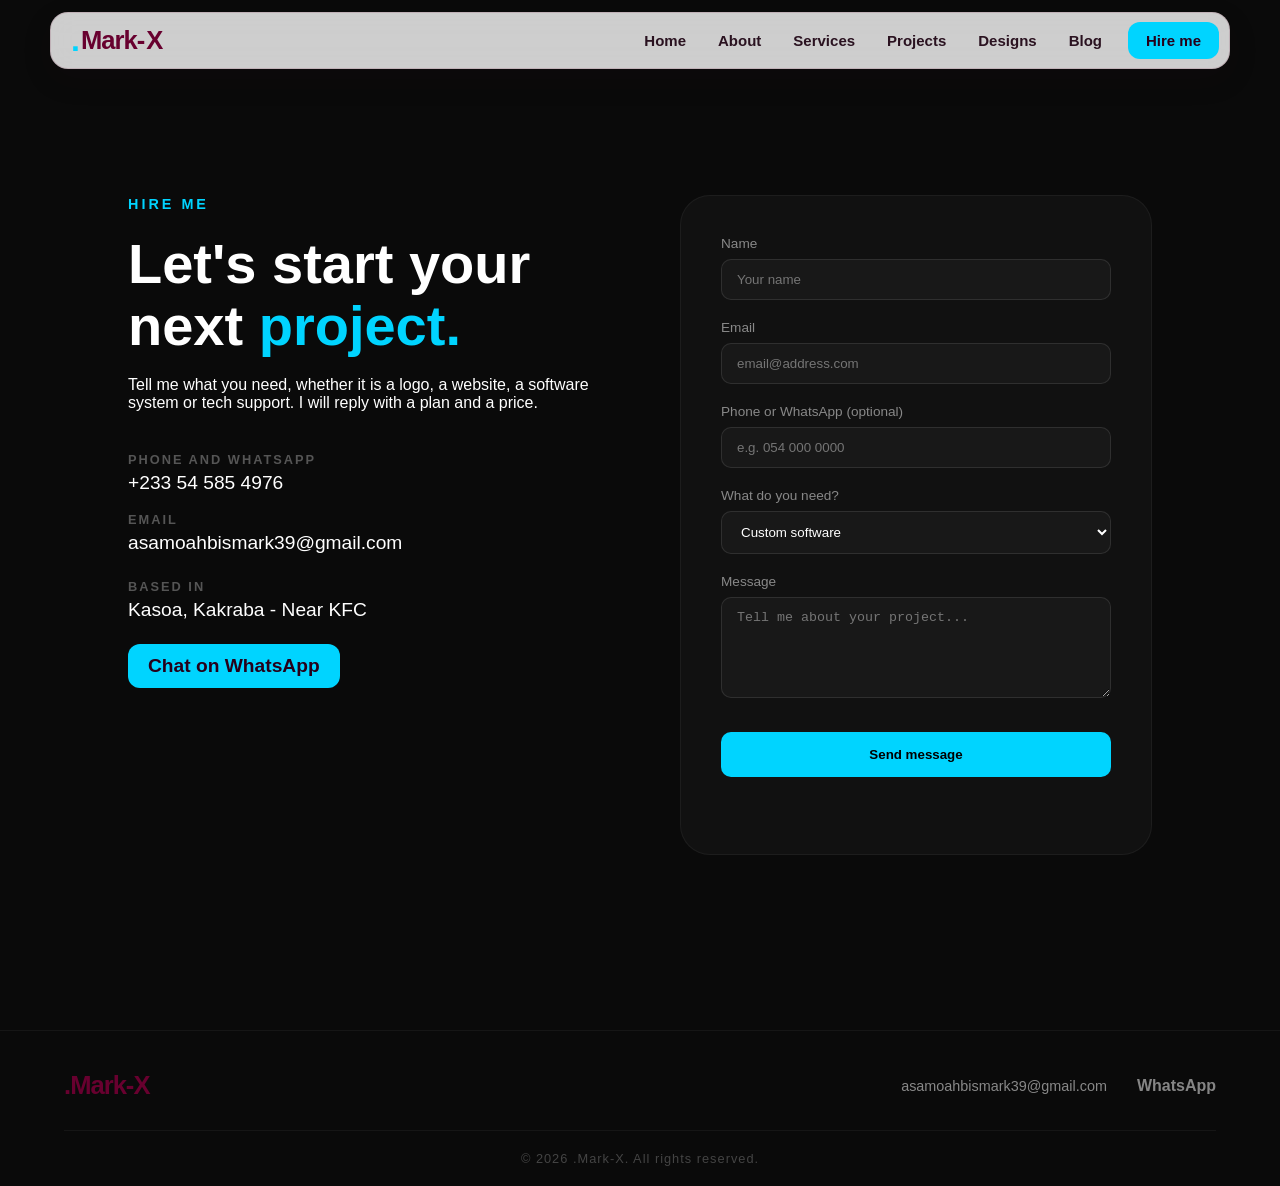
<file: hire.html>
<!doctype html>
<html lang="en">
  <head>
    <meta charset="UTF-8" />
    <meta name="viewport" content="width=device-width, initial-scale=1.0" />
    <title>Hire Me | Start Your Project with Mark-X</title>
    <meta name="description" content="Tell Mark-X what you need, whether a website, app, software system, design or tech support. Get a reply with a plan and a price. WhatsApp or email." />
    <link rel="canonical" href="https://markx.tech/hire.html" />
    <meta property="og:type" content="website" />
    <meta property="og:site_name" content="Mark-X" />
    <meta property="og:title" content="Hire Me | Start Your Project with Mark-X" />
    <meta property="og:description" content="Tell Mark-X what you need, whether a website, app, software system, design or tech support. Get a reply with a plan and a price. WhatsApp or email." />
    <meta property="og:url" content="https://markx.tech/hire.html" />

    <link rel="stylesheet" href="style.css" />
  </head>
  <body>
    <header>
      <nav class="navbar">
        <a class="brand" href="index.html"
          ><span class="dot">.</span>Mark-<span class="x-mark">X</span></a
        >

        <ul class="ul">
          <li><a class="links" href="index.html">Home</a></li>
          <li><a class="links" href="about.html">About</a></li>
          <li><a class="links" href="services.html">Services</a></li>
          <li><a class="links" href="projects.html">Projects</a></li>
          <li><a class="links" href="designs.html">Designs</a></li>
          <li><a class="links" href="blog.html">Blog</a></li>
          <li><a class="nav-cta" href="hire.html">Hire me</a></li>
        </ul>

        <button class="hamburger" type="button" aria-label="Open menu" aria-expanded="false"><span></span><span></span><span></span></button>
      </nav>
    </header>

    <main class="main">
      <section class="contact-hero">
        <div class="contact-container">
          <div class="contact-info">
            <span class="subheading">Hire me</span>
            <h1>Let's start your next <span>project.</span></h1>
            <p>Tell me what you need, whether it is a logo, a website, a software system or tech support. I will reply with a plan and a price.</p>

            <div class="info-items">
              <div class="item">
                <h4>Phone and WhatsApp</h4>
                <p>+233 54 585 4976</p>
                <br />
                <h4>Email</h4>
                <a href="mailto:asamoahbismark39@gmail.com">asamoahbismark39@gmail.com</a>
              </div>
              <div class="item">
                <h4>Based in</h4>
                <p>Kasoa, Kakraba - Near KFC</p>
                <br />
                <a class="hire-wa" href="https://wa.me/233545854976">Chat on WhatsApp</a>
              </div>
            </div>
          </div>

          <div class="contact-form-wrapper">
            <form class="contact-form" id="hire-form" data-endpoint="https://formspree.io/f/xbgdkbbq">
              <input type="hidden" name="_subject" value="New message from your Mark-X website" />
              <input type="text" name="_gotcha" tabindex="-1" autocomplete="off" style="display:none" aria-hidden="true" />
              <div class="form-group">
                <label for="f-name">Name</label>
                <input id="f-name" name="name" type="text" placeholder="Your name" required />
              </div>
              <div class="form-group">
                <label for="f-email">Email</label>
                <input id="f-email" name="email" type="email" placeholder="email@address.com" required />
              </div>
              <div class="form-group">
                <label for="f-phone">Phone or WhatsApp (optional)</label>
                <input id="f-phone" name="phone" type="tel" placeholder="e.g. 054 000 0000" />
              </div>
              <div class="form-group">
                <label for="f-service">What do you need?</label>
                <select id="f-service" name="service">
                  <option>Custom software</option>
                  <option>Graphic design</option>
                  <option>Website</option>
                  <option>Tech support</option>
                  <option>Something else</option>
                </select>
              </div>
              <div class="form-group">
                <label for="f-msg">Message</label>
                <textarea id="f-msg" name="message" rows="5" placeholder="Tell me about your project..." required></textarea>
              </div>
              <button type="submit" class="submit-btn">Send message</button>
              <p id="form-status" class="form-status" role="status" aria-live="polite"></p>
            </form>
          </div>
        </div>
      </section>
    </main>

    <footer class="small-footer">
      <div class="footer-main">
        <a class="brand" href="#"><span>.</span>Mark-<span>X</span></a>

        <div class="footer-contact">
          <a href="mailto:asamoahbismark39@gmail.com" class="footer-email"
            >asamoahbismark39@gmail.com</a
          >
          <div class="footer-socials">
            <a href="https://wa.me/233545854976">WhatsApp</a>
          </div>
        </div>
      </div>

      <div class="footer-copyright">
        <p>&copy; 2026 .Mark-X. All rights reserved.</p>
      </div>
    </footer>

    <script src="script.js"></script>
  </body>
</html>
</file>
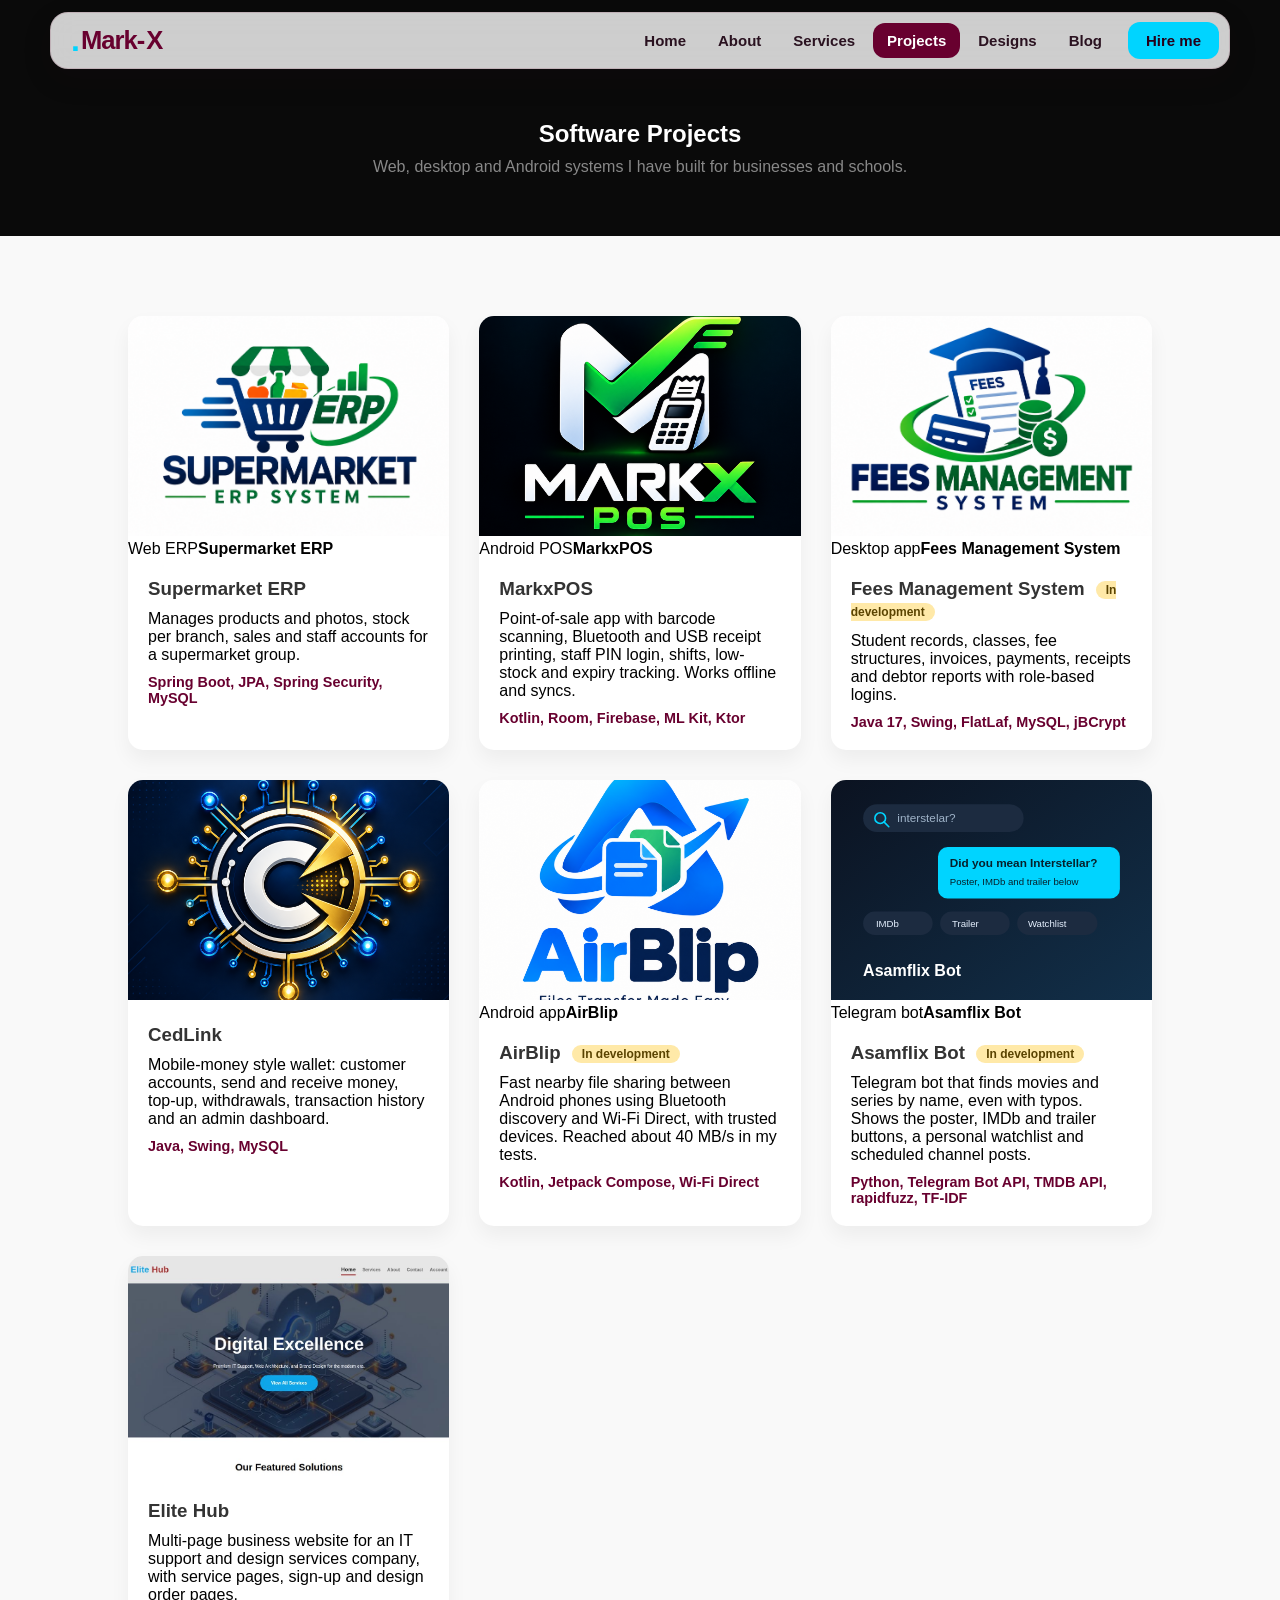
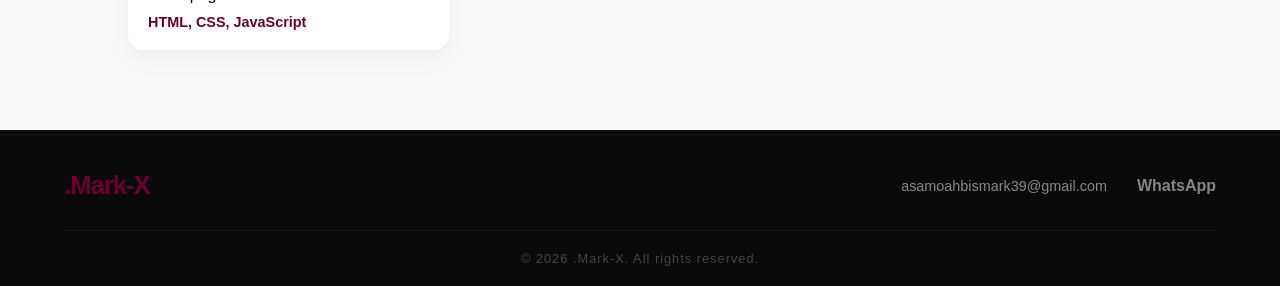
<file: projects.html>
<!doctype html>
<html lang="en">
  <head>
    <meta charset="UTF-8" />
    <meta name="viewport" content="width=device-width, initial-scale=1.0" />
    <title>Projects | Software, Apps & Websites | Mark-X</title>
    <meta name="description" content="Software projects by Mark-X: websites, ordering systems, Android POS apps and desktop management systems built for real businesses." />
    <link rel="canonical" href="https://markx.tech/projects.html" />
    <meta property="og:type" content="website" />
    <meta property="og:site_name" content="Mark-X" />
    <meta property="og:title" content="Projects | Software, Apps & Websites | Mark-X" />
    <meta property="og:description" content="Software projects by Mark-X: websites, ordering systems, Android POS apps and desktop management systems built for real businesses." />
    <meta property="og:url" content="https://markx.tech/projects.html" />

    <link rel="stylesheet" href="style.css" />
  </head>
  <body>
    <header>
      <nav class="navbar">
        <a class="brand" href="index.html"
          ><span class="dot">.</span>Mark-<span class="x-mark">X</span></a
        >

        <ul class="ul">
          <li><a class="links" href="index.html">Home</a></li>
          <li><a class="links" href="about.html">About</a></li>
          <li><a class="links" href="services.html">Services</a></li>
          <li><a class="links active" href="projects.html">Projects</a></li>
          <li><a class="links" href="designs.html">Designs</a></li>
          <li><a class="links" href="blog.html">Blog</a></li>
          <li><a class="nav-cta" href="hire.html">Hire me</a></li>
        </ul>

        <button class="hamburger" type="button" aria-label="Open menu" aria-expanded="false"><span></span><span></span><span></span></button>
      </nav>
    </header>
    <main class="main">
      <section class="portfolio-header">
        <h1>Software <span>Projects</span></h1>
        <p>Web, desktop and Android systems I have built for businesses and schools.</p>
      </section>

      <section class="portfolio-container">
        <div class="card-grid">
          <div class="card">
            <div class="card-img"><img src="img/Supermarket ERP Logo.png" alt="Supermarket ERP Logo"><span>Web ERP</span><b>Supermarket ERP</b></div>
            <div class="card-content">
              <h3>Supermarket ERP </h3>
              <p>Manages products and photos, stock per branch, sales and staff accounts for a supermarket group.</p>
              <p class="tech">Spring Boot, JPA, Spring Security, MySQL</p>
            </div>
          </div>

          <div class="card">
            <div class="card-img"><img src="img/MARKX POS PayTech Logo.png" alt="MarkxPOS Logo"><span>Android POS</span><b>MarkxPOS</b></div>
            <div class="card-content">
              <h3>MarkxPOS </h3>
              <p>Point-of-sale app with barcode scanning, Bluetooth and USB receipt printing, staff PIN login, shifts, low-stock and expiry tracking. Works offline and syncs.</p>
              <p class="tech">Kotlin, Room, Firebase, ML Kit, Ktor</p>
            </div>
          </div>

          <div class="card">
            <div class="card-img"><img src="img/Fees Management System Logo.png" alt="Fees Management System Logo"><span>Desktop app</span><b>Fees Management System</b></div>
            <div class="card-content">
              <h3>Fees Management System <span class="status">In development</span></h3>
              <p>Student records, classes, fee structures, invoices, payments, receipts and debtor reports with role-based logins.</p>
              <p class="tech">Java 17, Swing, FlatLaf, MySQL, jBCrypt</p>
            </div>
          </div>

          <div class="card">
            <div class="card-img"><img src="img/CedLink.png" alt="CedLink Project">
            </div>
            <div class="card-content">
              <h3>CedLink </h3>
              <p>Mobile-money style wallet: customer accounts, send and receive money, top-up, withdrawals, transaction history and an admin dashboard.</p>
              <p class="tech">Java, Swing, MySQL</p>
            </div>
          </div>

          <div class="card">
            <div class="card-img"><img src="img/AirBlip File Transfer Logo.png" alt="AirBlip Project"><span>Android app</span><b>AirBlip</b></div>
            <div class="card-content">
              <h3>AirBlip <span class="status">In development</span></h3>
              <p>Fast nearby file sharing between Android phones using Bluetooth discovery and Wi-Fi Direct, with trusted devices. Reached about 40 MB/s in my tests.</p>
              <p class="tech">Kotlin, Jetpack Compose, Wi-Fi Direct</p>
            </div>
          </div>

          <div class="card">
            <div class="card-img"><img src="img/asamflix-bot.svg" alt="Asamflix Telegram bot preview"><span>Telegram bot</span><b>Asamflix Bot</b></div>
            <div class="card-content">
              <h3>Asamflix Bot <span class="status">In development</span></h3>
              <p>Telegram bot that finds movies and series by name, even with typos. Shows the poster, IMDb and trailer buttons, a personal watchlist and scheduled channel posts.</p>
              <p class="tech">Python, Telegram Bot API, TMDB API, rapidfuzz, TF-IDF</p>
            </div>
          </div>

          <div class="card">
            <div class="card-img"><img src="img/work/elitehub.jpg" alt="Elite Hub website screenshot" /></div>
            <div class="card-content">
              <h3>Elite Hub </h3>
              <p>Multi-page business website for an IT support and design services company, with service pages, sign-up and design order pages.</p>
              <p class="tech">HTML, CSS, JavaScript</p>
            </div>
          </div>

        </div>
      </section>
    </main>

    <footer class="small-footer">
      <div class="footer-main">
        <a class="brand" href="#"><span>.</span>Mark-<span>X</span></a>

        <div class="footer-contact">
          <a href="mailto:asamoahbismark39@gmail.com" class="footer-email"
            >asamoahbismark39@gmail.com</a
          >
          <div class="footer-socials">
            <a href="https://wa.me/233545854976">WhatsApp</a>
          </div>
        </div>
      </div>

      <div class="footer-copyright">
        <p>&copy; 2026 .Mark-X. All rights reserved.</p>
      </div>
    </footer>

    <script src="script.js"></script>
  </body>
</html>
</file>
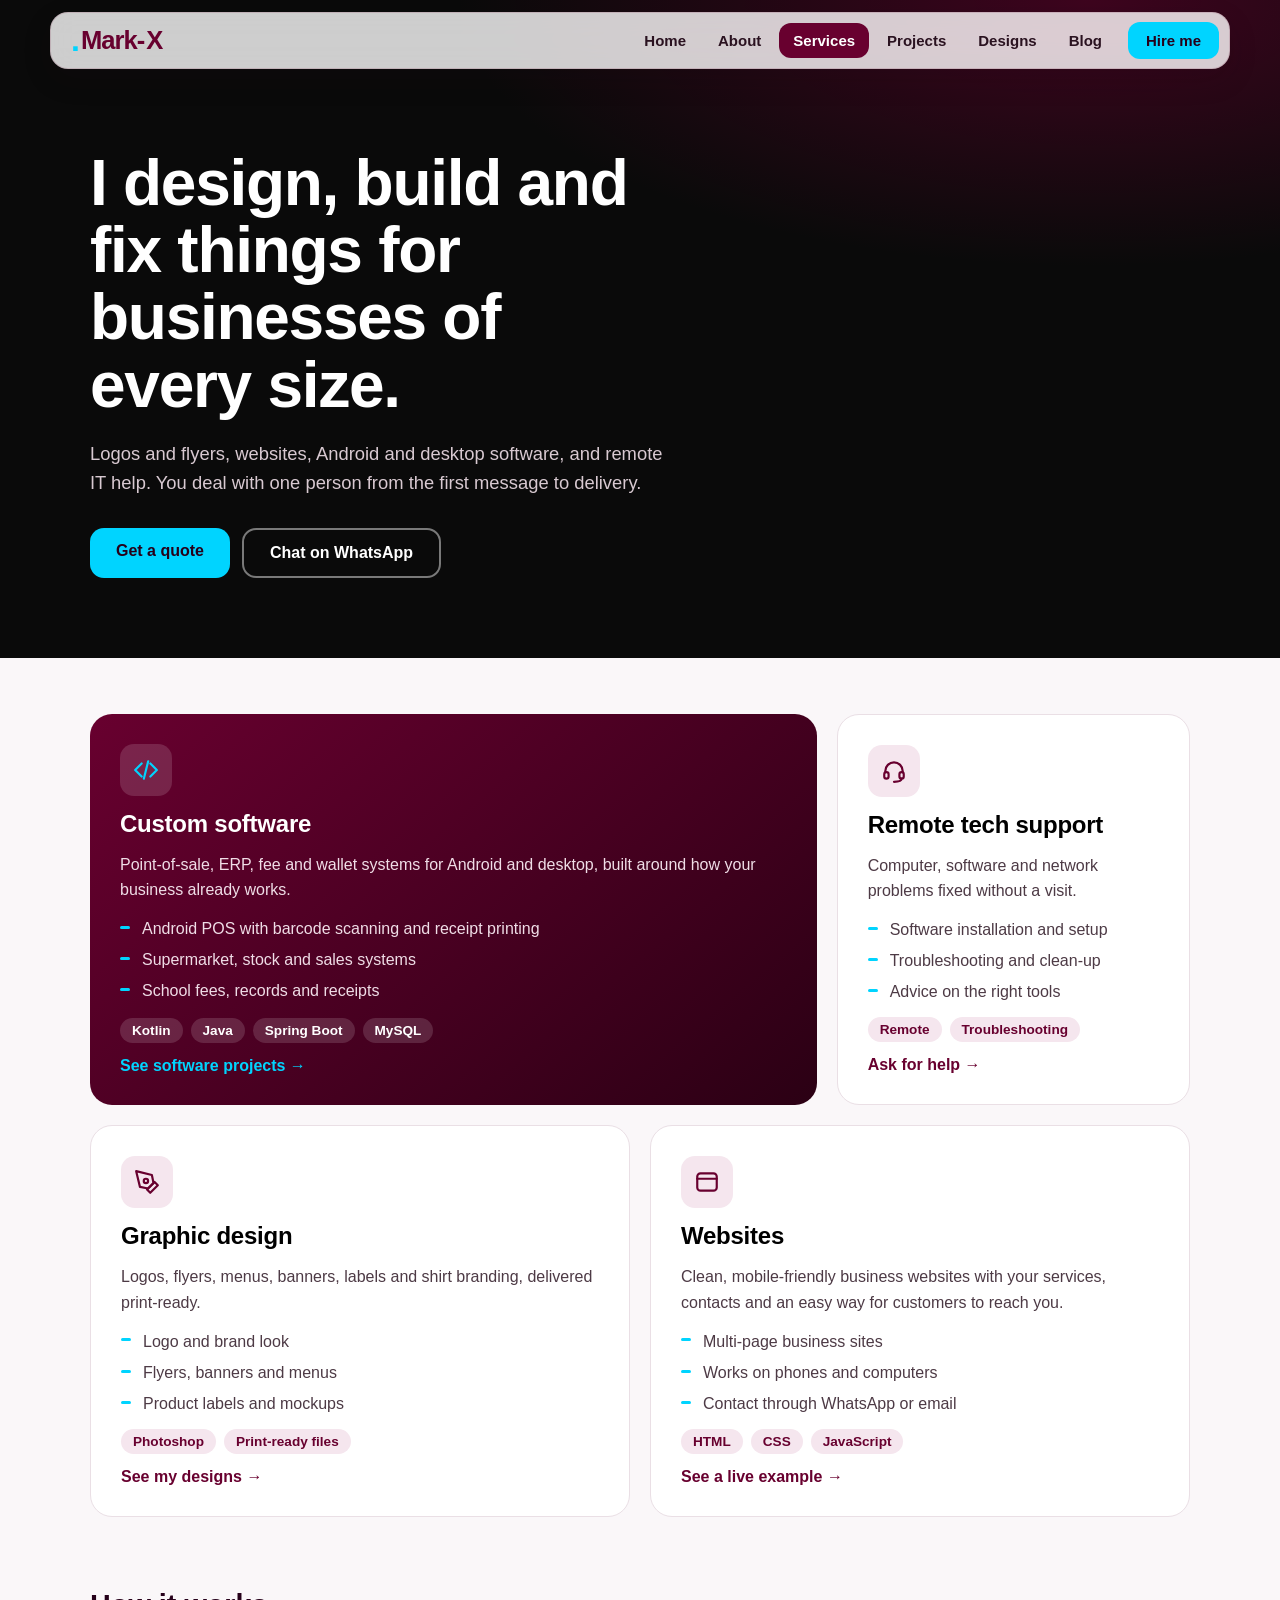
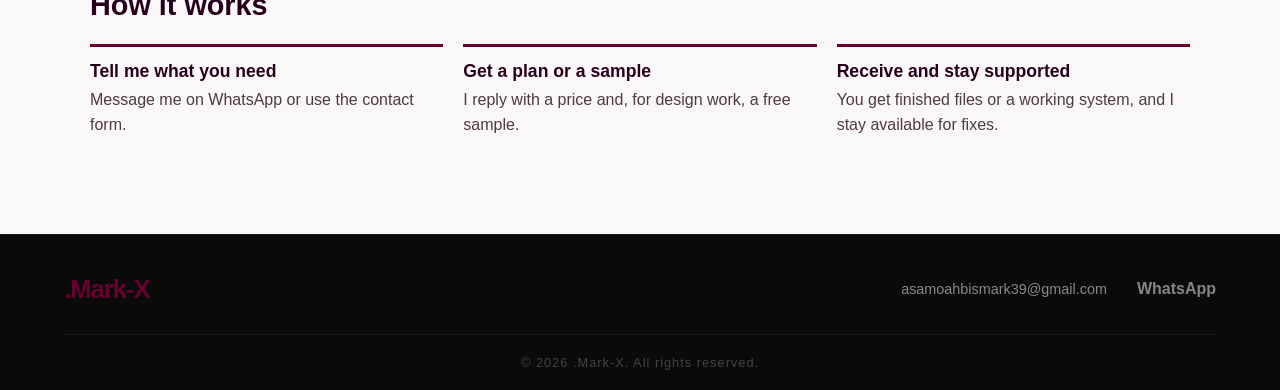
<file: services.html>
<!doctype html>
<html lang="en">
  <head>
    <meta charset="UTF-8" />
    <meta name="viewport" content="width=device-width, initial-scale=1.0" />
    <title>Services | Websites, Software, Design & Tech Support | Mark-X</title>
    <meta name="description" content="Websites, online stores, Android and desktop apps, management and POS systems, graphic design and tech support for businesses of every size." />
    <link rel="canonical" href="https://markx.tech/services.html" />
    <meta property="og:type" content="website" />
    <meta property="og:site_name" content="Mark-X" />
    <meta property="og:title" content="Services | Websites, Software, Design & Tech Support | Mark-X" />
    <meta property="og:description" content="Websites, online stores, Android and desktop apps, management and POS systems, graphic design and tech support for businesses of every size." />
    <meta property="og:url" content="https://markx.tech/services.html" />

    <link rel="stylesheet" href="style.css" />
  </head>
  <body>
    <header>
      <nav class="navbar">
        <a class="brand" href="index.html"
          ><span class="dot">.</span>Mark-<span class="x-mark">X</span></a
        >

        <ul class="ul">
          <li><a class="links" href="index.html">Home</a></li>
          <li><a class="links" href="about.html">About</a></li>
          <li><a class="links active" href="services.html">Services</a></li>
          <li><a class="links" href="projects.html">Projects</a></li>
          <li><a class="links" href="designs.html">Designs</a></li>
          <li><a class="links" href="blog.html">Blog</a></li>
          <li><a class="nav-cta" href="hire.html">Hire me</a></li>
        </ul>

        <button class="hamburger" type="button" aria-label="Open menu" aria-expanded="false"><span></span><span></span><span></span></button>
      </nav>
    </header>

    <main class="svc-main">
      <section class="svc-hero">
        <div class="svc-hero-in">
          <h1>I design, build and fix things for businesses of every size.</h1>
          <p>Logos and flyers, websites, Android and desktop software, and remote IT help. You deal with one person from the first message to delivery.</p>
          <div class="svc-btns">
            <a class="svc-btn" href="hire.html">Get a quote</a>
            <a class="svc-btn ghost" href="https://wa.me/233545854976">Chat on WhatsApp</a>
          </div>
        </div>
      </section>

      <div class="svc-wrap">
        <section class="svc-grid" aria-label="Services">
        <article class="svc-card big">
          <div class="svc-ico"><svg viewBox="0 0 24 24" aria-hidden="true"><polyline points="8 6 2 12 8 18"/><polyline points="16 6 22 12 16 18"/><line x1="14" y1="4" x2="10" y2="20"/></svg></div>
          <h2>Custom software</h2>
          <p>Point-of-sale, ERP, fee and wallet systems for Android and desktop, built around how your business already works.</p>
          <ul><li>Android POS with barcode scanning and receipt printing</li><li>Supermarket, stock and sales systems</li><li>School fees, records and receipts</li></ul>
          <div class="svc-chips"><span>Kotlin</span><span>Java</span><span>Spring Boot</span><span>MySQL</span></div>
          <a class="svc-link" href="projects.html">See software projects &rarr;</a>
        </article>
        <article class="svc-card slim">
          <div class="svc-ico"><svg viewBox="0 0 24 24" aria-hidden="true"><path d="M4 13v-1a8 8 0 0 1 16 0v1"/><rect x="3" y="13" width="4" height="6" rx="2"/><rect x="17" y="13" width="4" height="6" rx="2"/><path d="M19 19c0 2-3 3-7 3"/></svg></div>
          <h2>Remote tech support</h2>
          <p>Computer, software and network problems fixed without a visit.</p>
          <ul><li>Software installation and setup</li><li>Troubleshooting and clean-up</li><li>Advice on the right tools</li></ul>
          <div class="svc-chips"><span>Remote</span><span>Troubleshooting</span></div>
          <a class="svc-link" href="hire.html">Ask for help &rarr;</a>
        </article>
        <article class="svc-card ">
          <div class="svc-ico"><svg viewBox="0 0 24 24" aria-hidden="true"><path d="M12 19l7-7 3 3-7 7-3-3z"/><path d="M18 13l-1.5-7.5L2 2l3.5 14.5L13 18l5-5z"/><circle cx="11" cy="11" r="2"/></svg></div>
          <h2>Graphic design</h2>
          <p>Logos, flyers, menus, banners, labels and shirt branding, delivered print-ready.</p>
          <ul><li>Logo and brand look</li><li>Flyers, banners and menus</li><li>Product labels and mockups</li></ul>
          <div class="svc-chips"><span>Photoshop</span><span>Print-ready files</span></div>
          <a class="svc-link" href="designs.html">See my designs &rarr;</a>
        </article>
        <article class="svc-card ">
          <div class="svc-ico"><svg viewBox="0 0 24 24" aria-hidden="true"><rect x="3" y="4" width="18" height="16" rx="3"/><line x1="3" y1="9" x2="21" y2="9"/></svg></div>
          <h2>Websites</h2>
          <p>Clean, mobile-friendly business websites with your services, contacts and an easy way for customers to reach you.</p>
          <ul><li>Multi-page business sites</li><li>Works on phones and computers</li><li>Contact through WhatsApp or email</li></ul>
          <div class="svc-chips"><span>HTML</span><span>CSS</span><span>JavaScript</span></div>
          <a class="svc-link" href="projects.html">See a live example &rarr;</a>
        </article>
        </section>

        <section class="svc-steps" aria-labelledby="how">
          <h2 id="how">How it works</h2>
          <ol>
            <li><b>Tell me what you need</b><span>Message me on WhatsApp or use the contact form.</span></li>
            <li><b>Get a plan or a sample</b><span>I reply with a price and, for design work, a free sample.</span></li>
            <li><b>Receive and stay supported</b><span>You get finished files or a working system, and I stay available for fixes.</span></li>
          </ol>
        </section>
      </div>

    </main>

    <footer class="small-footer">
      <div class="footer-main">
        <a class="brand" href="#"><span>.</span>Mark-<span>X</span></a>

        <div class="footer-contact">
          <a href="mailto:asamoahbismark39@gmail.com" class="footer-email"
            >asamoahbismark39@gmail.com</a
          >
          <div class="footer-socials">
            <a href="https://wa.me/233545854976">WhatsApp</a>
          </div>
        </div>
      </div>

      <div class="footer-copyright">
        <p>&copy; 2026 .Mark-X. All rights reserved.</p>
      </div>
    </footer>

    <script src="script.js"></script>
  </body>
</html>
</file>
<file: style.css>
* {
  padding: 0;
  margin: 0;
}

a {
  text-decoration: none;
}

body {
  font-family: "Segoe UI", Tahoma, Geneva, Verdana, sans-serif;
}

/* ===== Navbar (floating, translucent) ===== */
.navbar{position:fixed;top:12px;left:50%;transform:translateX(-50%);width:min(1180px,calc(100% - 24px));box-sizing:border-box;display:flex;align-items:center;justify-content:space-between;gap:16px;padding:9px 10px 9px 20px;background:rgba(255,255,255,.8);-webkit-backdrop-filter:blur(14px) saturate(160%);backdrop-filter:blur(14px) saturate(160%);border:1px solid rgba(104,0,47,.14);border-radius:18px;box-shadow:0 10px 30px rgba(30,0,15,.12);z-index:1000}
.brand{font-family:"Inter","Segoe UI",sans-serif;font-size:1.6rem;font-weight:700;color:#68002f;letter-spacing:-1px;display:flex;align-items:center}
.brand .dot{color:#00d4ff;font-size:2rem;margin-right:2px}
.brand .x-mark{color:#68002f;display:inline-block;margin-left:2px;transition:transform .35s cubic-bezier(.175,.885,.32,1.275),color .3s}
.brand:hover .x-mark{color:#00b8dc;transform:rotate(15deg) scale(1.1)}
.ul{display:flex;align-items:center;gap:4px;list-style:none;margin-left:auto}
.links{display:block;padding:9px 14px;border-radius:12px;font-size:15px;font-weight:600;color:#2a1220;transition:background .2s,color .2s}
.links:hover{background:rgba(104,0,47,.09);color:#68002f}
.links.active{background:#68002f;color:#fff}
.links:focus-visible,.nav-cta:focus-visible,.hamburger:focus-visible{outline:3px solid #00d4ff;outline-offset:2px}
.nav-cta{display:block;margin-left:8px;padding:10px 18px;border-radius:12px;background:#00d4ff;color:#26001a;font-size:15px;font-weight:700;transition:transform .2s,box-shadow .2s}
.nav-cta:hover{transform:translateY(-1px);box-shadow:0 6px 16px rgba(0,212,255,.45)}
.hamburger{display:none;width:44px;height:44px;border:0;border-radius:12px;background:rgba(104,0,47,.09);cursor:pointer;flex-direction:column;align-items:center;justify-content:center;gap:5px;padding:0}
.hamburger span{display:block;width:20px;height:2px;border-radius:2px;background:#68002f;transition:transform .25s,opacity .2s}
.hamburger.active span:nth-child(1){transform:translateY(7px) rotate(45deg)}
.hamburger.active span:nth-child(2){opacity:0}
.hamburger.active span:nth-child(3){transform:translateY(-7px) rotate(-45deg)}
@media (max-width:900px){
  body{padding-top:70px;margin:0}
  .hamburger{display:flex}
  .ul{position:absolute;top:calc(100% + 10px);left:0;right:0;flex-direction:column;align-items:stretch;gap:4px;padding:10px;margin:0;display:none;background:#fff;border:1px solid rgba(104,0,47,.14);border-radius:18px;box-shadow:0 18px 40px rgba(30,0,15,.18)}
  .ul.active{display:flex}
  .links{padding:13px 14px;font-size:16px}
  .nav-cta{margin:6px 0 0;text-align:center;padding:13px 18px}
}

/* main */
main {
  min-height: 100vh;
  background: linear-gradient(to bottom right, #f3e8ff, #ffffff);
}

.welcome-image {
  background-image:
    linear-gradient(rgba(0, 0, 0, 0.6), rgba(0, 0, 0, 0.6)),
    url("img/bgimage.jpg");
  background-size: cover;
  background-position: center;
  height: 600px;
  display: flex;
  align-items: center;
  justify-content: center;
  text-align: center;
  color: white;
}

.hero-text h2 {
  font-size: 3.5rem;
  margin-bottom: 10px;
}

.btn-main {
  display: inline-block;
  margin-top: 20px;
  padding: 12px 30px;
  background: #ff4d4d;
  color: white;
  text-decoration: none;
  border-radius: 5px;
  transition: 0.3s;
}

.portfolio-container {
  padding: 80px 10%;
  background: #f9f9f9;
}

.section-title {
  text-align: center;
  margin-bottom: 50px;
  font-size: 2.5rem;
}

.card-grid {
  display: grid;
  grid-template-columns: repeat(auto-fit, minmax(300px, 1fr));
  gap: 30px;
}

.card {
  background: white;
  border-radius: 15px;
  overflow: hidden;
  box-shadow: 0 10px 20px rgba(0, 0, 0, 0.05);
  transition:
    transform 0.3s ease,
    box-shadow 0.3s ease;
}

.card:hover {
  transform: translateY(-10px);
  box-shadow: 0 15px 30px rgba(0, 0, 0, 0.15);
}

.card-img img {
  width: 100%;
  height: 220px;
  object-fit: cover;
}

.card-content {
  padding: 20px;
}

.card-content h3 {
  margin-bottom: 10px;
  color: #333;
}

.card-link {
  text-decoration: none;
  color: #ff4d4d;
  font-weight: bold;
  display: inline-block;
  margin-top: 15px;
}

/* About Page*/
.about-hero {
  padding: 120px 5% 80px;
  background: #0a0a0a;
  color: white;
}

.about-container {
  max-width: 1200px;
  margin: 0 auto;
  display: grid;
  grid-template-columns: 1fr 1fr;
  gap: 60px;
  align-items: center;
}

.subheading {
  color: #00d4ff;
  text-transform: uppercase;
  letter-spacing: 3px;
  font-weight: 700;
  font-size: 0.9rem;
}

.about-text h1 {
  font-size: 3.5rem;
  margin: 20px 0;
  line-height: 1.1;
}

.about-text h1 span {
  color: #00d4ff;
}

.about-text p {
  color: #aaa;
  line-height: 1.8;
  font-size: 1.1rem;
}

.about-stats {
  display: flex;
  gap: 40px;
  margin-top: 40px;
}

.stat span {
  display: block;
  font-size: 2.5rem;
  font-weight: 800;
  color: #fff;
}

.stat p {
  font-size: 0.9rem;
  color: #555;
}

.visual-box {
  width: 100%;
  height: 450px;
  background: linear-gradient(45deg, #111, #222);
  border: 1px solid rgba(0, 212, 255, 0.2);
  border-radius: 20px;
  position: relative;
}
.visual-box img {
  width: 700px;
  height: 450px;
  border-radius: 20px;
}

.visual-box::after {
  content: "X";
  position: absolute;
  top: 50%;
  left: 50%;
  transform: translate(-50%, -50%);
  font-size: 15rem;
  color: rgba(0, 212, 255, 0.03);
  font-weight: 900;
}

.expertise {
  padding: 80px 5%;
  background: #0f0f0f;
}

.expertise-grid {
  max-width: 1200px;
  margin: 0 auto;
  display: grid;
  grid-template-columns: repeat(auto-fit, minmax(300px, 1fr));
  gap: 30px;
}

.skill-card {
  background: #151515;
  padding: 40px;
  border-radius: 15px;
  border: 1px solid transparent;
  transition: 0.3s;
}

.skill-card:hover {
  border-color: #00d4ff;
  transform: translateY(-5px);
}

.skill-card h3 {
  color: #00d4ff;
  margin-bottom: 15px;
}

.skill-card p {
  color: #888;
}

@media (max-width: 992px) {
  .about-container {
    grid-template-columns: 1fr;
    text-align: center;
  }
  .about-stats {
    justify-content: center;
  }
  .about-text h1 {
    font-size: 2.5rem;
  }
}

/* Services */
.services-header {
  text-align: center;
  padding: 120px 5% 40px;
  background: #0a0a0a;
  color: #68002f;
}

.bento-grid {
  display: grid;
  grid-template-columns: repeat(3, 1fr);
  grid-auto-rows: minmax(280px, auto);
  gap: 20px;
  padding: 0 10% 100px;
  background: #0a0a0a;
  max-width: 1400px;
  margin: 0 auto;
}

.service-item {
  background: #111;
  border: 1px solid rgba(255, 255, 255, 0.05);
  border-radius: 30px;
  padding: 40px;
  position: relative;
  transition: all 0.4s cubic-bezier(0.23, 1, 0.32, 1);
  display: flex;
  flex-direction: column;
  justify-content: space-between;
}

.service-item.featured {
  grid-row: span 2;
}

.service-item.wide {
  grid-column: span 2;
  flex-direction: row;
  align-items: center;
  gap: 30px;
}

.service-item .icon {
  font-size: 2.5rem;
  color: #00d4ff;
  margin-bottom: 20px;
}

.service-item h2 {
  color: #fff;
  font-size: 1.6rem;
  margin-bottom: 10px;
}

.service-item p {
  color: #777;
  line-height: 1.6;
  font-size: 0.95rem;
}

.tag {
  align-self: flex-start;
  background: rgba(0, 212, 255, 0.1);
  color: #00d4ff;
  padding: 5px 15px;
  border-radius: 20px;
  font-size: 0.75rem;
  font-weight: 700;
  text-transform: uppercase;
  margin-top: 20px;
}

.service-item:hover {
  background: #161616;
  border-color: rgba(0, 212, 255, 0.4);
  transform: scale(0.98);
}

@media (max-width: 992px) {
  .bento-grid {
    grid-template-columns: repeat(2, 1fr);
    padding: 0 5% 80px;
  }
}

@media (max-width: 768px) {
  .bento-grid {
    grid-template-columns: 1fr;
  }
  .service-item.featured,
  .service-item.wide {
    grid-row: span 1;
    grid-column: span 1;
    flex-direction: column;
  }
}

/* --- Portfolio --- */
.portfolio-header {
  text-align: center;
  padding: 120px 5% 60px;
  background: #0a0a0a;
  color: white;
}

.portfolio-header p {
  color: #888;
  margin-top: 10px;
}

.portfolio-grid {
  display: grid;
  grid-template-columns: repeat(3, 1fr);
  gap: 30px;
  padding: 0 10% 100px;
  background: #0a0a0a;
}

.project-card {
  position: relative;
  border-radius: 15px;
  overflow: hidden;
  background: #111;
  box-shadow: 0 10px 20px rgba(0, 0, 0, 0.2);
}

.project-media {
  width: 100%;
  height: 100%;
  position: relative;
}

.project-media img {
  width: 100%;
  height: 300px;
  object-fit: cover;
  transition: transform 0.4s ease;
}

.project-overlay {
  position: absolute;
  inset: 0;
  background: rgba(0, 0, 0, 0.85);
  display: flex;
  flex-direction: column;
  justify-content: flex-end;
  padding: 30px;
  opacity: 0;
  transition: opacity 0.4s ease;
}

.project-card:hover .project-overlay {
  opacity: 1;
}

.project-card:hover img {
  transform: scale(1.05);
}

.project-overlay .category {
  color: #00d4ff;
  font-weight: 700;
  font-size: 0.8rem;
  letter-spacing: 2px;
  text-transform: uppercase;
}

.project-overlay h3 {
  color: #fff;
  margin: 10px 0 20px;
  font-size: 1.4rem;
}

.view-btn {
  color: #fff;
  text-decoration: none;
  font-weight: 600;
  border-bottom: 2px solid #00d4ff;
  padding-bottom: 5px;
}

@media (max-width: 992px) {
  .portfolio-grid {
    grid-template-columns: repeat(2, 1fr);
    padding: 0 5% 80px;
  }
  .project-media img {
    height: 250px;
  }
}

@media (max-width: 600px) {
  .portfolio-grid {
    grid-template-columns: 1fr;
  }
}

/* --- Blog Page --- */
.blog-header {
  text-align: center;
  padding: 120px 5% 40px;
  background: #0a0a0a;
}

.featured-blog {
  padding: 0 10% 80px;
  background: #0a0a0a;
}

.featured-card {
  display: flex;
  background: #111;
  border-radius: 24px;
  overflow: hidden;
  border: 1px solid rgba(255, 255, 255, 0.05);
}

.featured-img {
  flex: 1.2;
}

.featured-img img {
  width: 100%;
  height: 100%;
  object-fit: cover;
}
.featured-content {
  flex: 1;
  padding: 60px;
  display: flex;
  flex-direction: column;
  justify-content: center;
}

.blog-grid {
  display: grid;
  grid-template-columns: repeat(auto-fit, minmax(320px, 1fr));
  gap: 30px;
  padding: 0 10% 100px;
  background: #0a0a0a;
}

.post-card {
  background: #111;
  border-radius: 20px;
  overflow: hidden;
  border: 1px solid rgba(255, 255, 255, 0.05);
  transition: all 0.4s cubic-bezier(0.25, 1, 0.5, 1);
}

.post-card:hover {
  transform: translateY(-8px);
  border-color: #00d4ff;
  box-shadow: 0 20px 40px rgba(0, 212, 255, 0.1);
}

.post-img img {
  width: 100%;
  height: 220px;
  object-fit: cover;
  filter: grayscale(20%);
  transition: 0.4s;
}

.post-card:hover .post-img img {
  filter: grayscale(0%);
}

.post-content {
  padding: 25px;
}

.post-content h3 {
  color: #fff;
  margin: 10px 0;
  font-size: 1.4rem;
}

.post-content p {
  color: #888;
  font-size: 0.95rem;
  line-height: 1.6;
}

.date,
.tag {
  color: #00d4ff;
  text-transform: uppercase;
  font-size: 0.75rem;
  letter-spacing: 2px;
  font-weight: 700;
}

@media (max-width: 992px) {
  .featured-card {
    flex-direction: column;
  }

  .featured-content {
    padding: 40px;
  }

  .blog-header h1 {
    font-size: 2.5rem;
  }
}

/* --- Contact Page Styling --- */
.contact-hero {
  padding: 120px 10% 100px;
  background: #0a0a0a;
  color: white;
  min-height: 90vh;
  display: flex;
  align-items: center;
}

.contact-container {
  display: grid;
  grid-template-columns: 1fr 1fr;
  gap: 80px;
  max-width: 1200px;
  margin: 0 auto;
  width: 100%;
}

.contact-info h1 {
  font-size: 3.5rem;
  line-height: 1.1;
  margin: 20px 0;
}

.contact-info h1 span {
  color: #00d4ff;
}

.info-items {
  margin: 40px 0;
}

.item {
  margin-bottom: 25px;
}

.item h4 {
  color: #555;
  text-transform: uppercase;
  font-size: 0.8rem;
  letter-spacing: 2px;
}

.item a,
.item p {
  color: #fff;
  font-size: 1.2rem;
  text-decoration: none;
  margin-top: 5px;
  display: block;
}

/* --- Form Styling --- */
.contact-form-wrapper {
  background: #111;
  padding: 40px;
  border-radius: 30px;
  border: 1px solid rgba(255, 255, 255, 0.05);
}

.form-group {
  margin-bottom: 20px;
}

.form-group label {
  display: block;
  color: #888;
  font-size: 0.85rem;
  margin-bottom: 8px;
}

.form-group input,
.form-group select,
.form-group textarea {
  width: 100%;
  background: rgba(255, 255, 255, 0.03);
  border: 1px solid rgba(255, 255, 255, 0.1);
  padding: 12px 15px;
  color: #fff;
  border-radius: 10px;
  outline: none;
  transition: 0.3s;
}

.form-group input:focus,
.form-group textarea:focus {
  border-color: #00d4ff;
  background: rgba(255, 255, 255, 0.07);
}

.submit-btn {
  width: 100%;
  padding: 15px;
  background: #00d4ff;
  border: none;
  border-radius: 10px;
  color: #000;
  font-weight: 700;
  cursor: pointer;
  transition: 0.3s;
  margin-top: 10px;
}

.submit-btn:hover {
  box-shadow: 0 0 20px rgba(0, 212, 255, 0.4);
  transform: translateY(-2px);
}

/* --- Mobile Responsiveness --- */
@media (max-width: 992px) {
  .contact-container {
    grid-template-columns: 1fr;
    gap: 60px;
  }
  .contact-info h1 {
    font-size: 2.5rem;
  }
}

/* footer */
.small-footer {
  background-color: #0a0a0a;
  padding: 40px 5% 20px;
  border-top: 1px solid rgba(255, 255, 255, 0.05);
  display: flex;
  flex-direction: column;
  gap: 30px;
}

.footer-main {
  display: flex;
  justify-content: space-between;
  align-items: center;
  max-width: 1200px;
  width: 100%;
  margin: 0 auto;
}

.footer-contact {
  display: flex;
  align-items: center;
  gap: 30px;
}

.footer-email {
  color: #888;
  text-decoration: none;
  font-size: 0.9rem;
  transition: 0.3s;
}

.footer-email:hover {
  color: #00d4ff;
}

.footer-socials {
  display: flex;
  gap: 15px;
}

.footer-socials a {
  color: #fff;
  text-decoration: none;
  font-weight: 700;
  opacity: 0.5;
  transition: 0.3s;
}

.footer-socials a:hover {
  opacity: 1;
  color: #00d4ff;
}

.footer-copyright {
  text-align: center;
  border-top: 1px solid rgba(255, 255, 255, 0.05);
  padding-top: 20px;
}

.footer-copyright p {
  color: #444;
  font-size: 0.8rem;
  letter-spacing: 1px;
}

@media (max-width: 768px) {
  .footer-main {
    flex-direction: column;
    gap: 20px;
    text-align: center;
  }
  .footer-contact {
    flex-direction: column;
    gap: 15px;
  }
}

/* Software projects page */
.card-tag{height:220px;display:flex;flex-direction:column;justify-content:flex-end;gap:6px;padding:20px;background:linear-gradient(135deg,#68002f,#2b0014);color:#fff}
.card-tag span{font-size:.9rem;opacity:.8}
.card-tag b{font-size:1.5rem;line-height:1.15}
.card .tech{font-size:.9rem;color:#68002f;font-weight:600;margin-top:10px}
.card .status{font-size:.75rem;font-weight:600;background:#ffe9a8;color:#5a4300;border-radius:999px;padding:2px 10px;margin-left:6px;vertical-align:middle}

/* ===== Services page ===== */
.svc-main{background:#faf7f9;min-height:100vh;padding-bottom:72px}
.svc-hero{background:radial-gradient(900px 380px at 85% 0%,rgba(104,0,47,.55),transparent 70%),#0a0a0a;color:#fff;padding:150px 6% 80px}
.svc-hero-in{max-width:1100px;margin:0 auto}
.svc-hero h1{font-size:clamp(2.2rem,5.5vw,4rem);line-height:1.05;letter-spacing:-.02em;max-width:16ch;margin-bottom:20px}
.svc-hero p{font-size:1.15rem;line-height:1.6;color:#d8c9d1;max-width:56ch;margin-bottom:30px}
.svc-btns{display:flex;flex-wrap:wrap;gap:12px}
.svc-btn{display:inline-block;padding:14px 26px;border-radius:14px;font-weight:700;font-size:1rem;background:#00d4ff;color:#26001a;transition:transform .2s}
.svc-btn:hover{transform:translateY(-2px)}
.svc-btn.ghost{background:transparent;color:#fff;border:2px solid rgba(255,255,255,.45)}
.svc-wrap{max-width:1100px;margin:0 auto;padding:0 6%}
.svc-grid{display:grid;grid-template-columns:repeat(6,1fr);gap:20px;padding:56px 0 24px}
.svc-card{grid-column:span 3;background:#fff;border:1px solid #eadfe5;border-radius:22px;padding:30px;display:flex;flex-direction:column;gap:14px;transition:transform .25s,box-shadow .25s}
.svc-card:hover{transform:translateY(-4px);box-shadow:0 18px 40px rgba(104,0,47,.12)}
.svc-card.big{grid-column:span 4;background:linear-gradient(140deg,#68002f,#2b0014);color:#fff;border:0}
.svc-card.slim{grid-column:span 2}
.svc-ico{width:52px;height:52px;border-radius:14px;background:#f5e6ee;color:#68002f;display:grid;place-items:center}
.svc-card.big .svc-ico{background:rgba(255,255,255,.14);color:#00d4ff}
.svc-ico svg{width:26px;height:26px;fill:none;stroke:currentColor;stroke-width:2;stroke-linecap:round;stroke-linejoin:round}
.svc-card h2{font-size:1.5rem;letter-spacing:-.01em}
.svc-card p{line-height:1.6;color:#4d3a45}
.svc-card.big p,.svc-card.big li{color:#f0dde7}
.svc-card ul{list-style:none;display:grid;gap:8px;padding:0}
.svc-card li{padding-left:22px;position:relative;color:#4d3a45;line-height:1.45}
.svc-card li::before{content:"";position:absolute;left:0;top:.55em;width:10px;height:3px;border-radius:2px;background:#00d4ff}
.svc-chips{display:flex;flex-wrap:wrap;gap:8px;margin-top:auto}
.svc-chips span{font-size:.85rem;font-weight:600;padding:5px 12px;border-radius:999px;background:#f5e6ee;color:#68002f}
.svc-card.big .svc-chips span{background:rgba(255,255,255,.14);color:#fff}
.svc-link{font-weight:700;color:#68002f}
.svc-card.big .svc-link{color:#00d4ff}
.svc-link:hover{text-decoration:underline}
.svc-steps{padding:48px 0 24px}
.svc-steps h2{font-size:1.8rem;margin-bottom:22px;color:#26001a}
.svc-steps ol{list-style:none;display:grid;grid-template-columns:repeat(3,1fr);gap:20px;padding:0}
.svc-steps li{border-top:3px solid #68002f;padding-top:14px}
.svc-steps b{display:block;font-size:1.1rem;color:#26001a;margin-bottom:6px}
.svc-steps span{color:#4d3a45;line-height:1.55}
.svc-cta{margin:48px 0 0;background:#0a0a0a;color:#fff;border-radius:26px;padding:42px;display:flex;flex-wrap:wrap;gap:20px;align-items:center;justify-content:space-between}
.svc-cta h2{font-size:1.7rem;max-width:20ch}
@media (max-width:900px){.svc-card,.svc-card.big,.svc-card.slim{grid-column:span 6}.svc-steps ol{grid-template-columns:1fr}.svc-hero{padding-top:130px}.svc-cta{padding:30px}}

/* ===== Home page: single-page scroll ===== */
html{scroll-behavior:smooth}
.home-sec{scroll-margin-top:84px}
.js .reveal{opacity:0;transform:translateY(28px);transition:opacity .7s ease,transform .7s ease}
.js .reveal.in{opacity:1;transform:none}
.home-sec .svc-hero{padding-top:90px}
@media (prefers-reduced-motion:reduce){html{scroll-behavior:auto}.js .reveal{opacity:1;transform:none;transition:none}}

/* ===== Blog ===== */
.b-main{background:#faf7f9;min-height:100vh}
.b-hero{background:radial-gradient(900px 380px at 85% 0%,rgba(104,0,47,.55),transparent 70%),#0a0a0a;color:#fff;padding:150px 6% 70px}
.home-sec .b-hero{padding-top:90px}
.b-hero-in{max-width:1100px;margin:0 auto}
.b-hero h1{font-size:clamp(2rem,5vw,3.4rem);line-height:1.08;letter-spacing:-.02em;max-width:18ch;margin-bottom:16px}
.b-hero p{font-size:1.1rem;line-height:1.6;color:#d8c9d1;max-width:56ch}
.b-wrap{max-width:1100px;margin:0 auto;padding:48px 6% 72px}
.b-grid{display:grid;grid-template-columns:repeat(3,1fr);gap:20px}
.b-post{background:#fff;border:1px solid #eadfe5;border-radius:22px;padding:28px;display:flex;flex-direction:column;gap:12px;transition:transform .25s,box-shadow .25s}
.b-post:hover{transform:translateY(-4px);box-shadow:0 18px 40px rgba(104,0,47,.12)}
.b-post.feat{grid-column:span 3;background:linear-gradient(140deg,#68002f,#2b0014);color:#fff;border:0;padding:36px}
.b-post.feat h2{font-size:clamp(1.6rem,3.2vw,2.4rem);max-width:24ch}
.b-cat{align-self:flex-start;font-size:.85rem;font-weight:700;padding:4px 12px;border-radius:999px;background:#f5e6ee;color:#68002f}
.b-post.feat .b-cat{background:rgba(255,255,255,.14);color:#00d4ff}
.b-post h2{font-size:1.3rem;line-height:1.25;letter-spacing:-.01em;color:#26001a}
.b-post.feat h2{color:#fff}
.b-ex{line-height:1.6;color:#4d3a45}
.b-post.feat .b-ex{color:#f0dde7;max-width:60ch}
.b-meta{font-size:.9rem;color:#7a6671;margin-top:auto}
.b-post.feat .b-meta{color:#d8b9c8}
.b-btn{align-self:flex-start;border:0;cursor:pointer;font:inherit;font-weight:700;padding:11px 20px;border-radius:12px;background:#68002f;color:#fff;transition:transform .2s}
.b-post.feat .b-btn{background:#00d4ff;color:#26001a}
.b-btn:hover{transform:translateY(-1px)}
.b-btn:focus-visible,.b-close:focus-visible{outline:3px solid #00d4ff;outline-offset:2px}
.b-dialog{box-sizing:border-box;margin:auto;border:0;border-radius:24px;padding:36px 32px 28px;width:min(720px,92vw);max-height:88vh;overflow:auto;color:#26001a;box-shadow:0 30px 80px rgba(0,0,0,.4)}
.b-dialog::backdrop{background:rgba(10,0,6,.7)}
.b-close{position:absolute;top:14px;right:14px;width:40px;height:40px;border:0;border-radius:12px;background:#f5e6ee;color:#68002f;font-size:1.6rem;line-height:1;cursor:pointer}
#post-content h2{font-size:1.7rem;line-height:1.2;margin:6px 40px 6px 0}
#post-content .b-meta{margin:0 0 18px}
#post-content p,#post-content li{line-height:1.7;font-size:1.05rem;color:#3d2a35}
#post-content p{margin-bottom:14px}
#post-content h3{margin:20px 0 8px;font-size:1.15rem}
#post-content ul{padding-left:22px;margin-bottom:14px;display:grid;gap:6px}
.b-cta{margin-top:22px;padding-top:18px;border-top:1px solid #eadfe5;font-weight:600}
.b-cta a{color:#68002f;text-decoration:underline}
@media (max-width:900px){.b-grid{grid-template-columns:1fr}.b-post.feat{grid-column:span 1}.b-hero{padding-top:130px}}

/* Mobile fix: keep About image from widening the page */
.about-container>*{min-width:0}
.about-visual img,.visual-box img{max-width:100%;height:auto}
@media (max-width:992px){.about-container{grid-template-columns:minmax(0,1fr)}}

/* Hire page */
.hire-wa{display:inline-block;padding:11px 20px;border-radius:12px;background:#00d4ff;color:#26001a;font-weight:700}
.form-status{margin-top:14px;font-weight:600;min-height:1.4em}
.form-status.ok{color:#9be7a8}
.form-status.err{color:#ffb4b4}
.submit-btn:disabled{opacity:.6;cursor:wait}
.contact-form input,.contact-form select,.contact-form textarea,.contact-form .submit-btn{box-sizing:border-box;width:100%}
.info-items .item a.hire-wa{display:inline-block;width:auto;padding:11px 20px;border-radius:12px;background:#00d4ff;color:#26001a;font-weight:700}

/* Dropdown fix: the option list was white text on a white background */
.form-group select,
.contact-form select{color-scheme:dark}
.form-group select option,
.contact-form select option{background:#111;color:#fff}
.form-group select option:checked,
.contact-form select option:checked{background:#00d4ff;color:#000}

/* About photo: fill the frame neatly */
.about-visual .visual-box {
  overflow: hidden;
}
.about-visual .visual-box img {
  width: 100%;
  height: 100%;
  object-fit: cover;
  object-position: center 20%;
}
</file>
